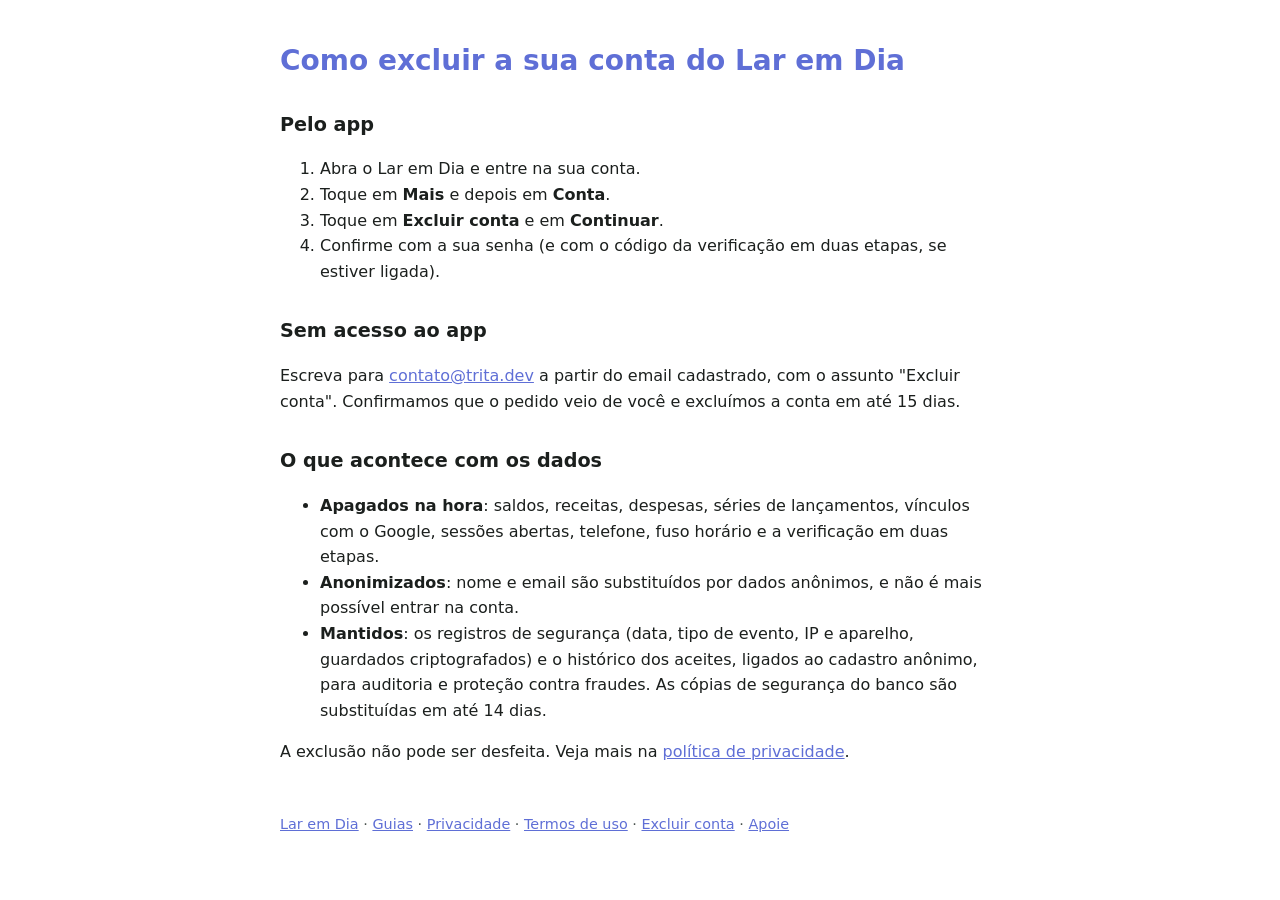
<file: web/account-deletion.html>
<!DOCTYPE html>
<html lang="pt-BR">
<head>
  <meta charset="UTF-8">
  <meta name="viewport" content="width=device-width, initial-scale=1">
  <title>Excluir conta | Lar em Dia</title>
  <meta name="description" content="Como excluir a sua conta do Lar em Dia e o que acontece com os seus dados.">
  <meta name="robots" content="index, follow">
  <link rel="icon" type="image/png" href="favicon.png">
  <style>
    :root { color-scheme: light dark; --brand: #5F6FD6; --text: #1B1F1D; --muted: #4A524E; --bg: #FFFFFF; }
    @media (prefers-color-scheme: dark) { :root { --brand: #8F9CF2; --text: #E6EAE8; --muted: #B4BCB8; --bg: #121513; } }
    body { margin: 0; background: var(--bg); color: var(--text); font: 1rem/1.6 system-ui, -apple-system, "Segoe UI", Roboto, sans-serif; }
    main { max-width: 720px; margin: 0 auto; padding: 24px 16px 48px; }
    h1 { color: var(--brand); font-size: 1.75rem; line-height: 1.25; }
    h2 { font-size: 1.2rem; margin-top: 2rem; }
    a { color: var(--brand); }
    .updated, footer { color: var(--muted); font-size: 0.9rem; }
    footer { margin-top: 3rem; }
  </style>
</head>
<body>
<main>
<h1>Como excluir a sua conta do Lar em Dia</h1>

<h2>Pelo app</h2>
<ol>
  <li>Abra o Lar em Dia e entre na sua conta.</li>
  <li>Toque em <strong>Mais</strong> e depois em <strong>Conta</strong>.</li>
  <li>Toque em <strong>Excluir conta</strong> e em <strong>Continuar</strong>.</li>
  <li>Confirme com a sua senha (e com o código da verificação em duas etapas, se estiver ligada).</li>
</ol>

<h2>Sem acesso ao app</h2>
<p>Escreva para <a href="mailto:contato@trita.dev">contato@trita.dev</a> a partir do email cadastrado, com o assunto "Excluir conta". Confirmamos que o pedido veio de você e excluímos a conta em até 15 dias.</p>

<h2>O que acontece com os dados</h2>
<ul>
  <li><strong>Apagados na hora</strong>: saldos, receitas, despesas, séries de lançamentos, vínculos com o Google, sessões abertas, telefone, fuso horário e a verificação em duas etapas.</li>
  <li><strong>Anonimizados</strong>: nome e email são substituídos por dados anônimos, e não é mais possível entrar na conta.</li>
  <li><strong>Mantidos</strong>: os registros de segurança (data, tipo de evento, IP e aparelho, guardados criptografados) e o histórico dos aceites, ligados ao cadastro anônimo, para auditoria e proteção contra fraudes. As cópias de segurança do banco são substituídas em até 14 dias.</li>
</ul>
<p>A exclusão não pode ser desfeita. Veja mais na <a href="privacy.html">política de privacidade</a>.</p>

<footer>
  <p><a href="/">Lar em Dia</a> · <a href="guias.html">Guias</a> · <a href="privacy.html">Privacidade</a> · <a href="terms.html">Termos de uso</a> · <a href="account-deletion.html">Excluir conta</a> · <a href="apoie.html">Apoie</a></p>
</footer>
</main>
</body>
</html>
</file>
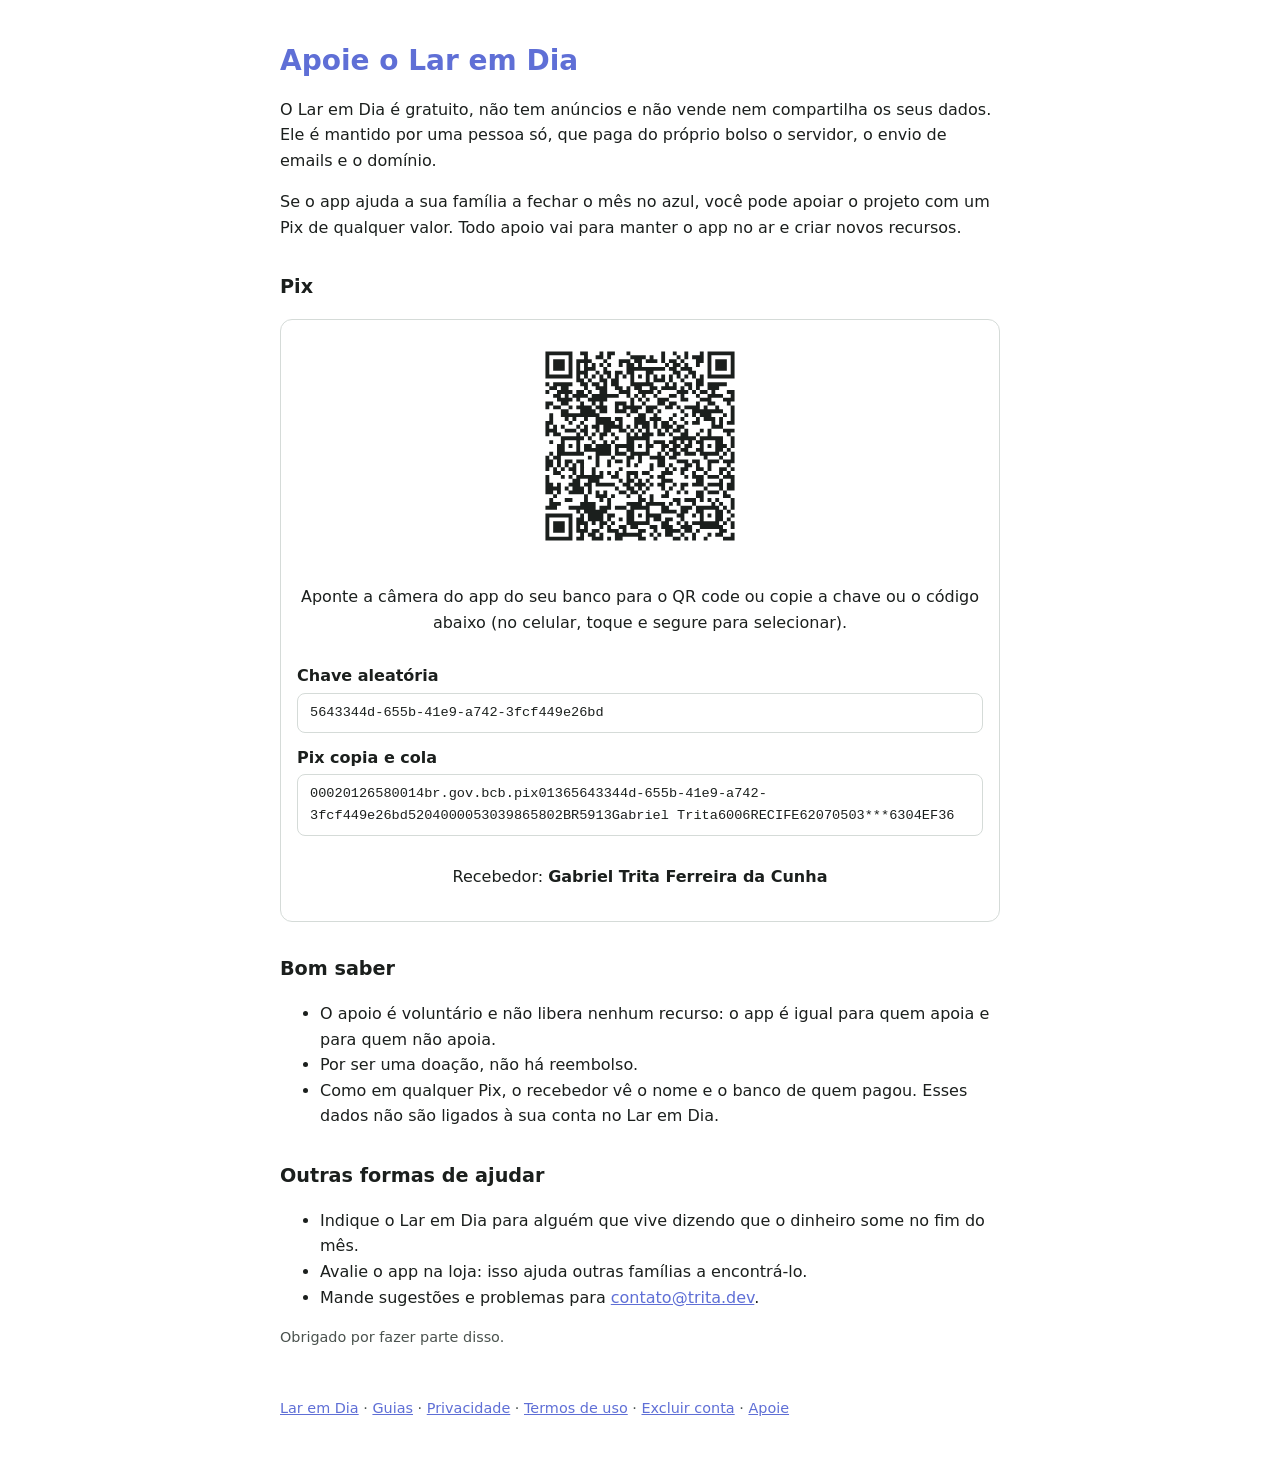
<file: web/apoie.html>
<!DOCTYPE html>
<html lang="pt-BR">
<head>
  <meta charset="UTF-8">
  <meta name="viewport" content="width=device-width, initial-scale=1">
  <title>Apoie o projeto | Lar em Dia</title>
  <meta name="description" content="O Lar em Dia é gratuito, sem anúncios e sem venda de dados. Se ele ajuda a sua família, você pode apoiar o projeto com um Pix de qualquer valor.">
  <meta name="robots" content="index, follow">
  <link rel="icon" type="image/png" href="favicon.png">
  <style>
    :root { color-scheme: light dark; --brand: #5F6FD6; --text: #1B1F1D; --muted: #4A524E; --bg: #FFFFFF; --line: #D5DBD8; }
    @media (prefers-color-scheme: dark) { :root { --brand: #8F9CF2; --text: #E6EAE8; --muted: #B4BCB8; --bg: #121513; --line: #3A413D; } }
    body { margin: 0; background: var(--bg); color: var(--text); font: 1rem/1.6 system-ui, -apple-system, "Segoe UI", Roboto, sans-serif; }
    main { max-width: 720px; margin: 0 auto; padding: 24px 16px 48px; }
    h1 { color: var(--brand); font-size: 1.75rem; line-height: 1.25; }
    h2 { font-size: 1.2rem; margin-top: 2rem; }
    a { color: var(--brand); }
    footer, .note { color: var(--muted); font-size: 0.9rem; }
    footer { margin-top: 3rem; }
    .pix { border: 1px solid var(--line); border-radius: 12px; padding: 16px; display: grid; gap: 12px; justify-items: center; text-align: center; }
    .pix img { width: 220px; height: 220px; border-radius: 8px; }
    .field { width: 100%; display: grid; gap: 4px; text-align: left; }
    .field code { display: block; padding: 8px 12px; border: 1px solid var(--line); border-radius: 8px; overflow-wrap: anywhere; font-size: 0.85rem; }
  </style>
</head>
<body>
<main>
<h1>Apoie o Lar em Dia</h1>
<p>O Lar em Dia é gratuito, não tem anúncios e não vende nem compartilha os seus dados. Ele é mantido por uma pessoa só, que paga do próprio bolso o servidor, o envio de emails e o domínio.</p>
<p>Se o app ajuda a sua família a fechar o mês no azul, você pode apoiar o projeto com um Pix de qualquer valor. Todo apoio vai para manter o app no ar e criar novos recursos.</p>

<h2>Pix</h2>
<div class="pix">
  <img src="apoie-pix.svg" alt="QR code do Pix para apoiar o Lar em Dia">
  <p>Aponte a câmera do app do seu banco para o QR code ou copie a chave ou o código abaixo (no celular, toque e segure para selecionar).</p>
  <div class="field">
    <strong>Chave aleatória</strong>
    <code>5643344d-655b-41e9-a742-3fcf449e26bd</code>
  </div>
  <div class="field">
    <strong>Pix copia e cola</strong>
    <code>00020126580014br.gov.bcb.pix01365643344d-655b-41e9-a742-3fcf449e26bd5204000053039865802BR5913Gabriel Trita6006RECIFE62070503***6304EF36</code>
  </div>
  <p>Recebedor: <strong>Gabriel Trita Ferreira da Cunha</strong></p>
</div>

<h2>Bom saber</h2>
<ul>
  <li>O apoio é voluntário e não libera nenhum recurso: o app é igual para quem apoia e para quem não apoia.</li>
  <li>Por ser uma doação, não há reembolso.</li>
  <li>Como em qualquer Pix, o recebedor vê o nome e o banco de quem pagou. Esses dados não são ligados à sua conta no Lar em Dia.</li>
</ul>

<h2>Outras formas de ajudar</h2>
<ul>
  <li>Indique o Lar em Dia para alguém que vive dizendo que o dinheiro some no fim do mês.</li>
  <li>Avalie o app na loja: isso ajuda outras famílias a encontrá-lo.</li>
  <li>Mande sugestões e problemas para <a href="mailto:contato@trita.dev">contato@trita.dev</a>.</li>
</ul>

<p class="note">Obrigado por fazer parte disso.</p>

<footer>
  <p><a href="/">Lar em Dia</a> · <a href="guias.html">Guias</a> · <a href="privacy.html">Privacidade</a> · <a href="terms.html">Termos de uso</a> · <a href="account-deletion.html">Excluir conta</a> · <a href="apoie.html">Apoie</a></p>
</footer>
</main>
</body>
</html>
</file>
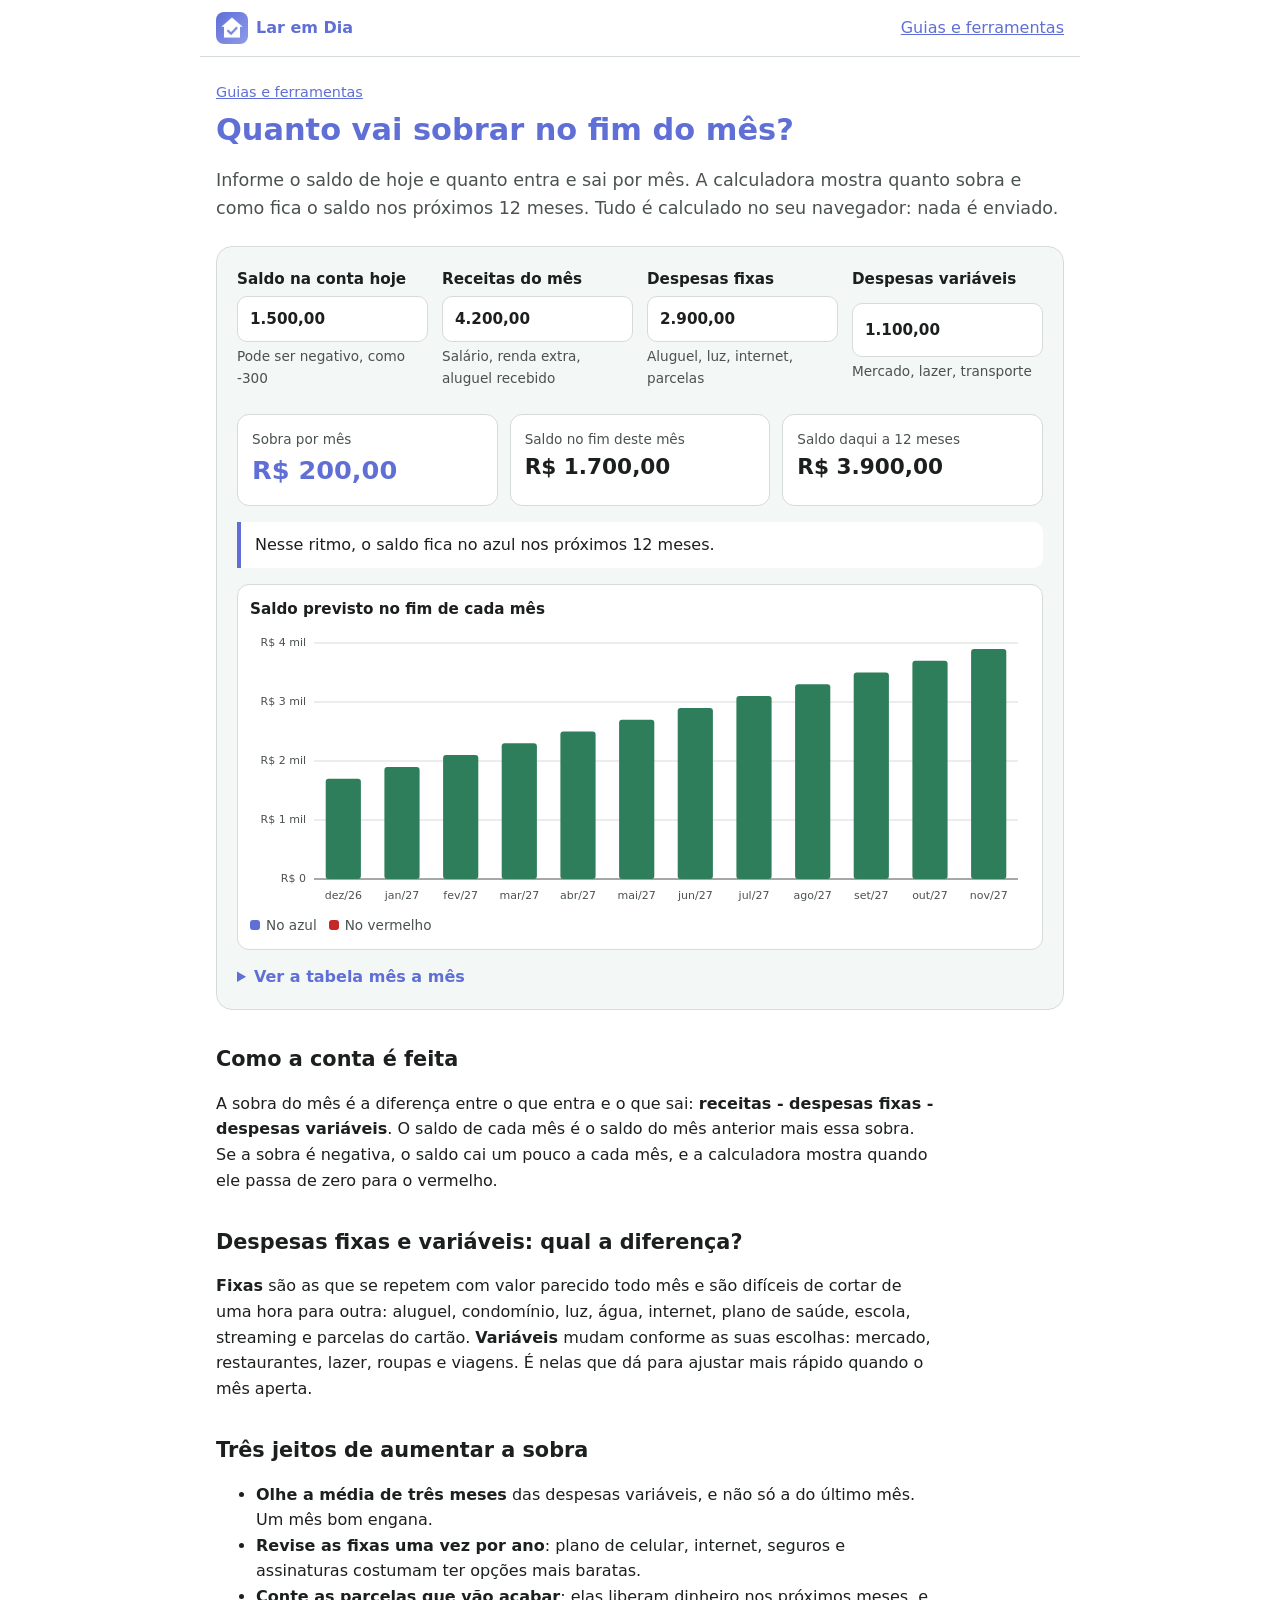
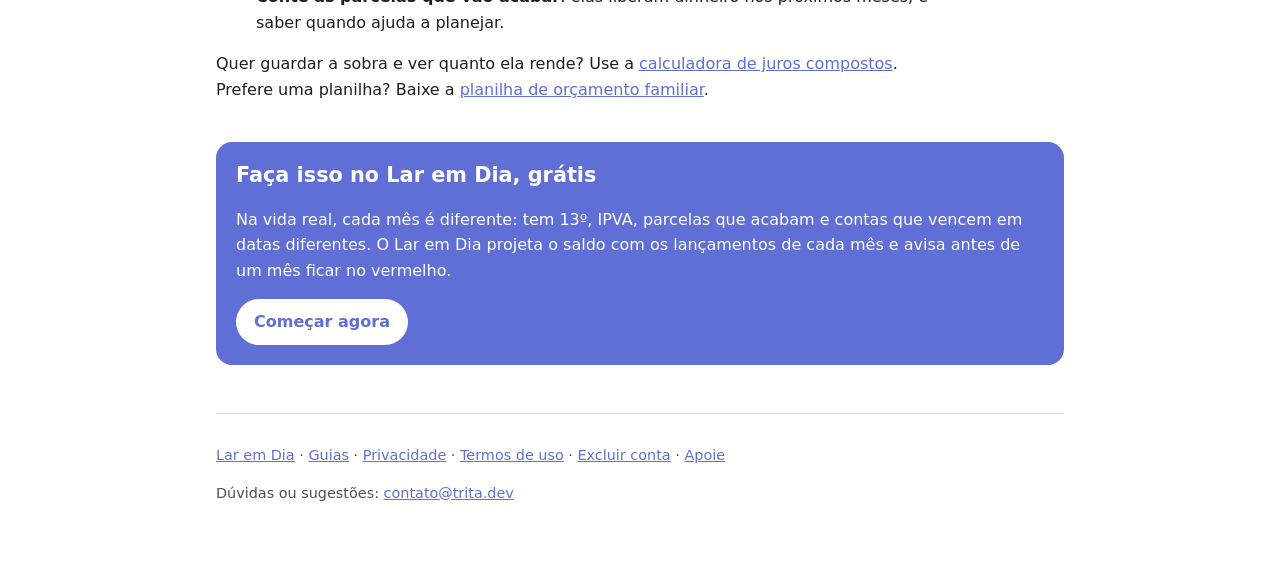
<file: web/calculadora-fim-do-mes.html>
<!DOCTYPE html>
<html lang="pt-BR">
<head>
  <meta charset="UTF-8">
  <meta name="viewport" content="width=device-width, initial-scale=1">
  <title>Calculadora: quanto vai sobrar no fim do mês | Lar em Dia</title>
  <meta name="description" content="Calcule de graça quanto dinheiro vai sobrar no fim do mês e veja o saldo previsto para os próximos 12 meses, com os meses que ficam no vermelho.">
  <meta name="robots" content="index, follow">
  <link rel="canonical" href="__SITE_URL__/calculadora-fim-do-mes.html">
  <meta property="og:type" content="website">
  <meta property="og:site_name" content="Lar em Dia">
  <meta property="og:locale" content="pt_BR">
  <meta property="og:title" content="Calculadora: quanto vai sobrar no fim do mês">
  <meta property="og:description" content="Calcule de graça quanto dinheiro vai sobrar no fim do mês e veja o saldo previsto para os próximos 12 meses, com os meses que ficam no vermelho.">
  <meta property="og:url" content="__SITE_URL__/calculadora-fim-do-mes.html">
  <meta property="og:image" content="__SITE_URL__/og-image.png">
  <meta name="twitter:card" content="summary_large_image">
  <link rel="icon" type="image/png" href="favicon.png">
  <link rel="stylesheet" href="conteudo.css">
  <script type="application/ld+json">
  {
    "@context": "https://schema.org",
    "@type": "WebApplication",
    "name": "Calculadora: quanto vai sobrar no fim do mês",
    "description": "Calcule de graça quanto dinheiro vai sobrar no fim do mês e veja o saldo previsto para os próximos 12 meses, com os meses que ficam no vermelho.",
    "url": "__SITE_URL__/calculadora-fim-do-mes.html",
    "applicationCategory": "FinanceApplication",
    "operatingSystem": "Web",
    "inLanguage": "pt-BR",
    "offers": {
      "@type": "Offer",
      "price": "0",
      "priceCurrency": "BRL"
    }
  }
  </script>
  <script type="module" src="js/pagina-fim-do-mes.js"></script>
</head>
<body>
<header class="top">
  <a class="brand" href="/"><img src="icons/Icon-192.png" alt="" width="32" height="32">Lar em Dia</a>
  <a href="guias.html">Guias e ferramentas</a>
</header>
<main>
<nav class="crumbs"><a href="guias.html">Guias e ferramentas</a></nav>
<h1>Quanto vai sobrar no fim do mês?</h1>
<p class="lead">Informe o saldo de hoje e quanto entra e sai por mês. A calculadora mostra quanto sobra e como fica o saldo nos próximos 12 meses. Tudo é calculado no seu navegador: nada é enviado.</p>

<section class="tool" aria-labelledby="tool-title">
  <h2 id="tool-title" class="sr-only">Calculadora</h2>
  <form id="calculator" novalidate>
    <div class="fields">
      <label>Saldo na conta hoje<input name="balance" inputmode="decimal" value="1.500,00" autocomplete="off"><span class="hint">Pode ser negativo, como -300</span></label>
      <label>Receitas do mês<input name="income" inputmode="decimal" value="4.200,00" autocomplete="off"><span class="hint">Salário, renda extra, aluguel recebido</span></label>
      <label>Despesas fixas<input name="fixed" inputmode="decimal" value="2.900,00" autocomplete="off"><span class="hint">Aluguel, luz, internet, parcelas</span></label>
      <label>Despesas variáveis<input name="variable" inputmode="decimal" value="1.100,00" autocomplete="off"><span class="hint">Mercado, lazer, transporte</span></label>
    </div>
  </form>
  <div class="results" aria-live="polite">
    <div class="card main" id="leftover-card"><span>Sobra por mês</span><strong id="leftover">-</strong></div>
    <div class="card"><span>Saldo no fim deste mês</span><strong id="first-month">-</strong></div>
    <div class="card"><span>Saldo daqui a 12 meses</span><strong id="last-month">-</strong></div>
  </div>
  <p class="message" id="message" aria-live="polite"></p>
  <figure id="chart-figure">
    <figcaption>Saldo previsto no fim de cada mês</figcaption>
    <div id="chart"></div>
    <ul class="legend"><li class="swatch-invested">No azul</li><li class="swatch-negative">No vermelho</li></ul>
  </figure>
  <details>
    <summary>Ver a tabela mês a mês</summary>
    <div class="table-wrap"><table><thead><tr><th>Mês</th><th>Saldo no fim do mês</th></tr></thead><tbody id="months-table"></tbody></table></div>
  </details>
</section>

<article>
<h2>Como a conta é feita</h2>
<p>A sobra do mês é a diferença entre o que entra e o que sai: <strong>receitas - despesas fixas - despesas variáveis</strong>. O saldo de cada mês é o saldo do mês anterior mais essa sobra. Se a sobra é negativa, o saldo cai um pouco a cada mês, e a calculadora mostra quando ele passa de zero para o vermelho.</p>

<h2>Despesas fixas e variáveis: qual a diferença?</h2>
<p><strong>Fixas</strong> são as que se repetem com valor parecido todo mês e são difíceis de cortar de uma hora para outra: aluguel, condomínio, luz, água, internet, plano de saúde, escola, streaming e parcelas do cartão. <strong>Variáveis</strong> mudam conforme as suas escolhas: mercado, restaurantes, lazer, roupas e viagens. É nelas que dá para ajustar mais rápido quando o mês aperta.</p>

<h2>Três jeitos de aumentar a sobra</h2>
<ul>
  <li><strong>Olhe a média de três meses</strong> das despesas variáveis, e não só a do último mês. Um mês bom engana.</li>
  <li><strong>Revise as fixas uma vez por ano</strong>: plano de celular, internet, seguros e assinaturas costumam ter opções mais baratas.</li>
  <li><strong>Conte as parcelas que vão acabar</strong>: elas liberam dinheiro nos próximos meses, e saber quando ajuda a planejar.</li>
</ul>
<p>Quer guardar a sobra e ver quanto ela rende? Use a <a href="calculadora-juros-compostos.html">calculadora de juros compostos</a>. Prefere uma planilha? Baixe a <a href="planilha-orcamento-familiar.html">planilha de orçamento familiar</a>.</p>
</article>
<aside class="cta">
  <h2>Faça isso no Lar em Dia, grátis</h2>
  <p>Na vida real, cada mês é diferente: tem 13º, IPVA, parcelas que acabam e contas que vencem em datas diferentes. O Lar em Dia projeta o saldo com os lançamentos de cada mês e avisa antes de um mês ficar no vermelho.</p>
  <a class="button" href="/">Começar agora</a>
</aside>
<footer>
  <p><a href="/">Lar em Dia</a> · <a href="guias.html">Guias</a> · <a href="privacy.html">Privacidade</a> · <a href="terms.html">Termos de uso</a> · <a href="account-deletion.html">Excluir conta</a> · <a href="apoie.html">Apoie</a></p>
  <p>Dúvidas ou sugestões: <a href="mailto:contato@trita.dev">contato@trita.dev</a></p>
</footer>
</main>
</body>
</html>
</file>
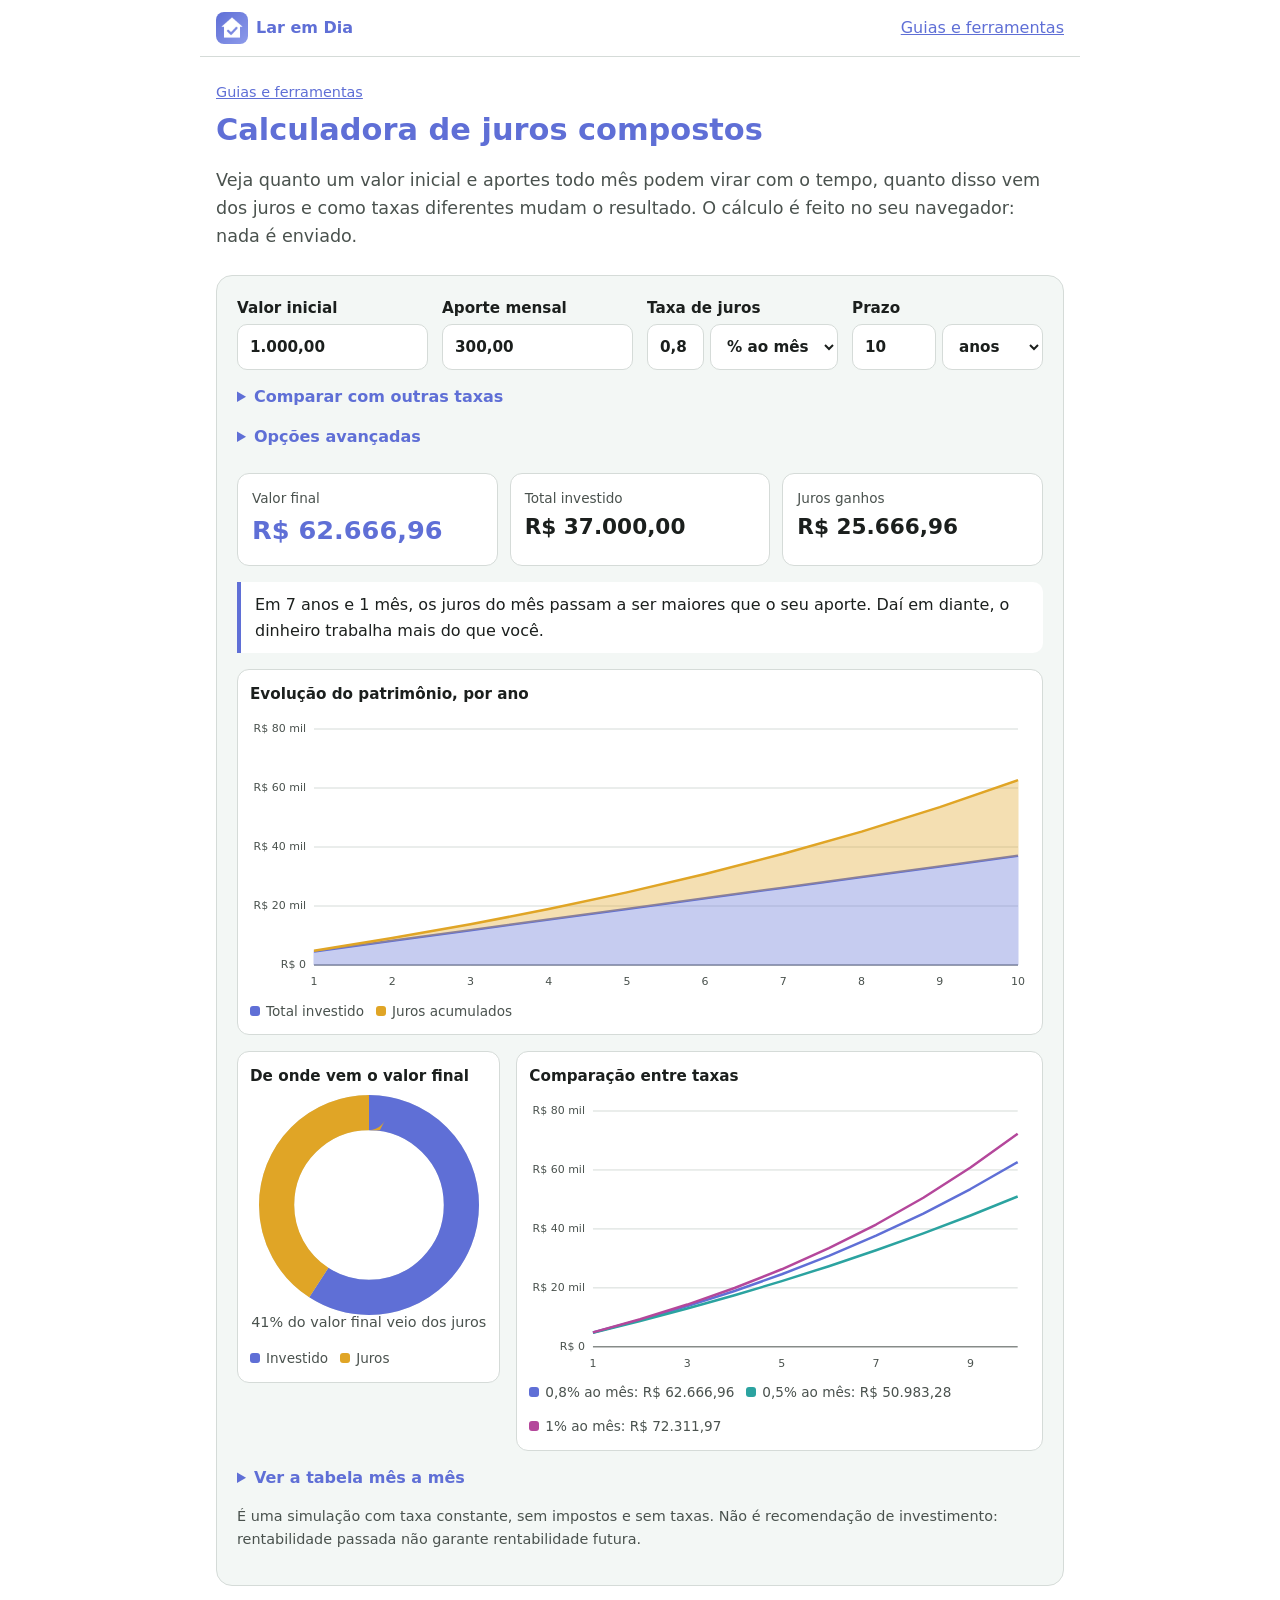
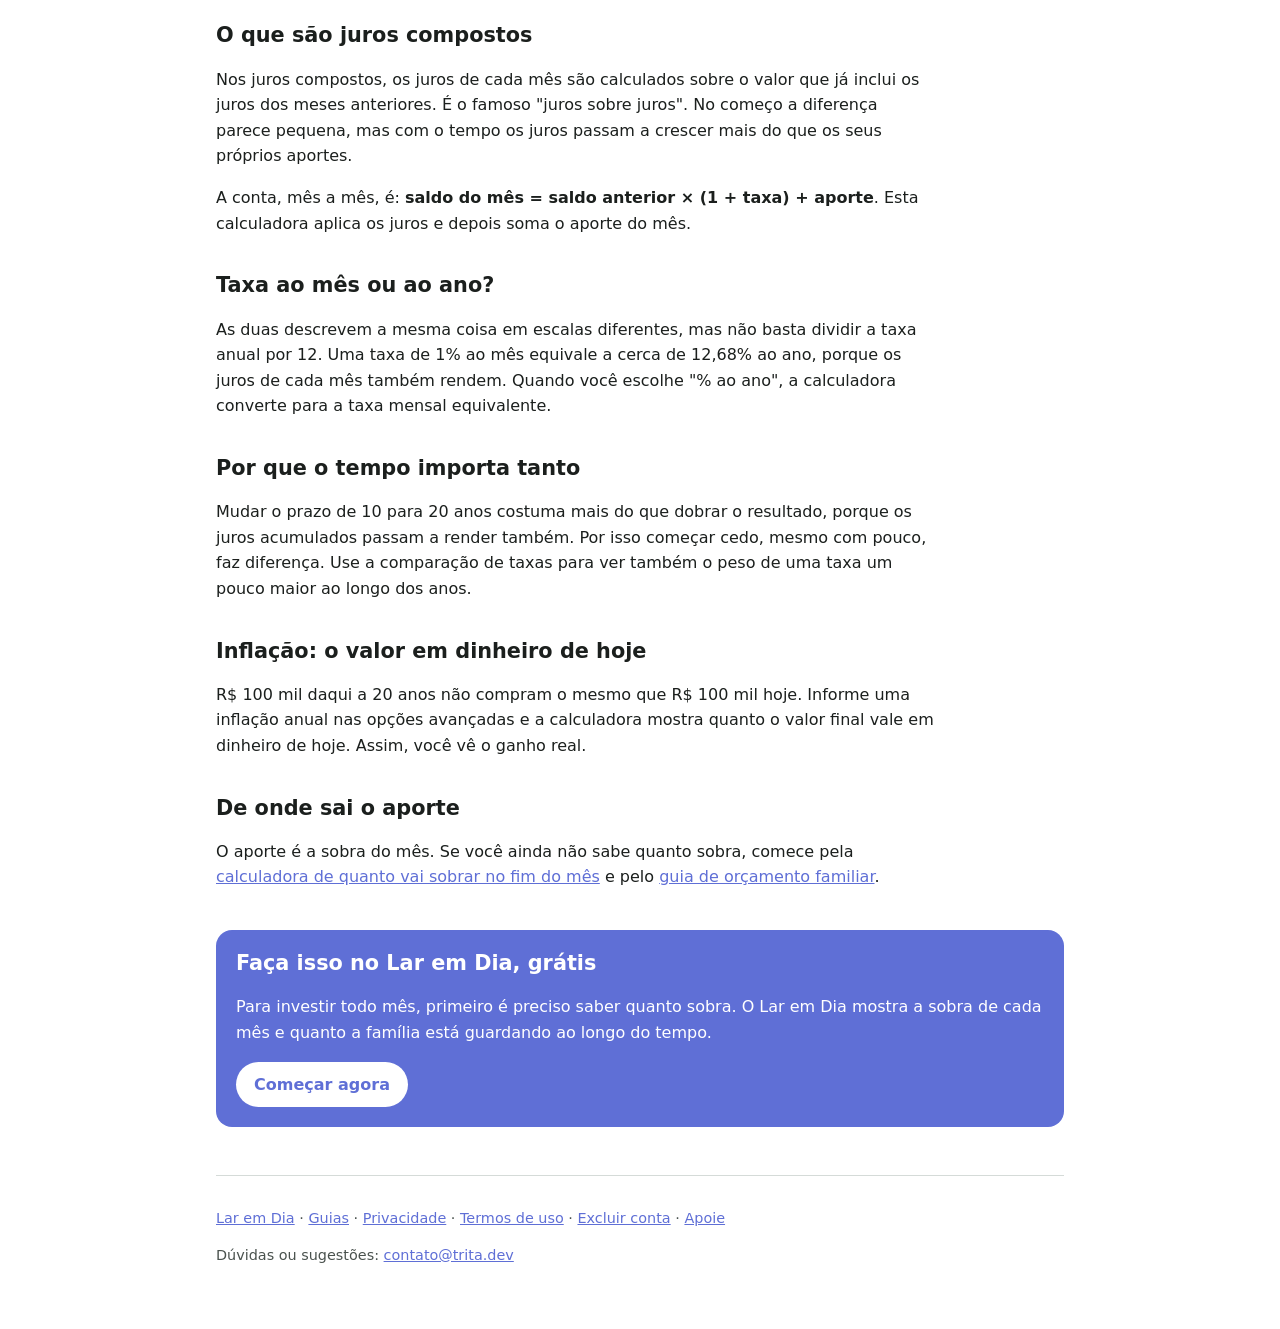
<file: web/calculadora-juros-compostos.html>
<!DOCTYPE html>
<html lang="pt-BR">
<head>
  <meta charset="UTF-8">
  <meta name="viewport" content="width=device-width, initial-scale=1">
  <title>Calculadora de juros compostos com gráficos | Lar em Dia</title>
  <meta name="description" content="Simule de graça quanto o seu dinheiro rende com juros compostos e aportes mensais. Veja gráficos da evolução, compare taxas e confira o valor em dinheiro de hoje.">
  <meta name="robots" content="index, follow">
  <link rel="canonical" href="__SITE_URL__/calculadora-juros-compostos.html">
  <meta property="og:type" content="website">
  <meta property="og:site_name" content="Lar em Dia">
  <meta property="og:locale" content="pt_BR">
  <meta property="og:title" content="Calculadora de juros compostos com gráficos">
  <meta property="og:description" content="Simule de graça quanto o seu dinheiro rende com juros compostos e aportes mensais. Veja gráficos da evolução, compare taxas e confira o valor em dinheiro de hoje.">
  <meta property="og:url" content="__SITE_URL__/calculadora-juros-compostos.html">
  <meta property="og:image" content="__SITE_URL__/og-image.png">
  <meta name="twitter:card" content="summary_large_image">
  <link rel="icon" type="image/png" href="favicon.png">
  <link rel="stylesheet" href="conteudo.css">
  <script type="application/ld+json">
  {
    "@context": "https://schema.org",
    "@type": "WebApplication",
    "name": "Calculadora de juros compostos com gráficos",
    "description": "Simule de graça quanto o seu dinheiro rende com juros compostos e aportes mensais. Veja gráficos da evolução, compare taxas e confira o valor em dinheiro de hoje.",
    "url": "__SITE_URL__/calculadora-juros-compostos.html",
    "applicationCategory": "FinanceApplication",
    "operatingSystem": "Web",
    "inLanguage": "pt-BR",
    "offers": {
      "@type": "Offer",
      "price": "0",
      "priceCurrency": "BRL"
    }
  }
  </script>
  <script type="module" src="js/pagina-juros-compostos.js"></script>
</head>
<body>
<header class="top">
  <a class="brand" href="/"><img src="icons/Icon-192.png" alt="" width="32" height="32">Lar em Dia</a>
  <a href="guias.html">Guias e ferramentas</a>
</header>
<main>
<nav class="crumbs"><a href="guias.html">Guias e ferramentas</a></nav>
<h1>Calculadora de juros compostos</h1>
<p class="lead">Veja quanto um valor inicial e aportes todo mês podem virar com o tempo, quanto disso vem dos juros e como taxas diferentes mudam o resultado. O cálculo é feito no seu navegador: nada é enviado.</p>

<section class="tool" aria-labelledby="tool-title">
  <h2 id="tool-title" class="sr-only">Simulação</h2>
  <form id="calculator" novalidate>
    <div class="fields">
      <label>Valor inicial<input name="initial" inputmode="decimal" value="1.000,00" autocomplete="off"></label>
      <label>Aporte mensal<input name="monthly" inputmode="decimal" value="300,00" autocomplete="off"></label>
      <label>Taxa de juros<span class="combo"><input name="rate" inputmode="decimal" value="0,8" autocomplete="off" aria-label="Taxa de juros em porcentagem"><select name="ratePeriod" aria-label="Período da taxa"><option value="month">% ao mês</option><option value="year">% ao ano</option></select></span></label>
      <label>Prazo<span class="combo"><input name="duration" inputmode="numeric" value="10" autocomplete="off" aria-label="Prazo"><select name="durationUnit" aria-label="Unidade do prazo"><option value="year">anos</option><option value="month">meses</option></select></span></label>
    </div>
    <details>
      <summary>Comparar com outras taxas</summary>
      <div class="fields">
        <label>Taxa do cenário B<input name="rateB" inputmode="decimal" value="0,5" autocomplete="off"><span class="hint">No mesmo período da taxa principal. Deixe vazio para não comparar.</span></label>
        <label>Taxa do cenário C<input name="rateC" inputmode="decimal" value="1" autocomplete="off"><span class="hint">Também opcional.</span></label>
      </div>
    </details>
    <details>
      <summary>Opções avançadas</summary>
      <div class="fields">
        <label>Reajuste anual do aporte<input name="raise" inputmode="decimal" value="0" autocomplete="off"><span class="hint">Em %. Aumenta o aporte a cada 12 meses.</span></label>
        <label>Inflação anual<input name="inflation" inputmode="decimal" value="0" autocomplete="off"><span class="hint">Em %. Mostra o valor final em dinheiro de hoje.</span></label>
      </div>
    </details>
  </form>

  <div class="results" aria-live="polite">
    <div class="card main"><span>Valor final</span><strong id="final">-</strong></div>
    <div class="card"><span>Total investido</span><strong id="invested">-</strong></div>
    <div class="card"><span>Juros ganhos</span><strong id="interest">-</strong></div>
    <div class="card" id="real-card" hidden><span>Em dinheiro de hoje</span><strong id="real">-</strong></div>
  </div>
  <p class="message" id="crossover" aria-live="polite"></p>

  <figure id="evolution-figure">
    <figcaption>Evolução do patrimônio, por <span id="evolution-unit">ano</span></figcaption>
    <div id="evolution"></div>
    <ul class="legend"><li class="swatch-invested">Total investido</li><li class="swatch-interest">Juros acumulados</li></ul>
  </figure>
  <div class="charts">
    <figure>
      <figcaption>De onde vem o valor final</figcaption>
      <div id="donut"></div>
      <p class="donut-center" id="donut-share"></p>
      <ul class="legend"><li class="swatch-invested">Investido</li><li class="swatch-interest">Juros</li></ul>
    </figure>
    <figure id="comparison-figure" hidden>
      <figcaption>Comparação entre taxas</figcaption>
      <div id="comparison"></div>
      <ul class="legend" id="comparison-legend"></ul>
    </figure>
  </div>

  <details>
    <summary>Ver a tabela mês a mês</summary>
    <div class="table-wrap"><table><thead><tr><th>Mês</th><th>Aporte</th><th>Juros do mês</th><th>Total investido</th><th>Juros acumulados</th><th>Total</th></tr></thead><tbody id="table-body"></tbody></table></div>
  </details>
  <p class="note">É uma simulação com taxa constante, sem impostos e sem taxas. Não é recomendação de investimento: rentabilidade passada não garante rentabilidade futura.</p>
</section>

<article>
<h2>O que são juros compostos</h2>
<p>Nos juros compostos, os juros de cada mês são calculados sobre o valor que já inclui os juros dos meses anteriores. É o famoso "juros sobre juros". No começo a diferença parece pequena, mas com o tempo os juros passam a crescer mais do que os seus próprios aportes.</p>
<p>A conta, mês a mês, é: <strong>saldo do mês = saldo anterior × (1 + taxa) + aporte</strong>. Esta calculadora aplica os juros e depois soma o aporte do mês.</p>

<h2>Taxa ao mês ou ao ano?</h2>
<p>As duas descrevem a mesma coisa em escalas diferentes, mas não basta dividir a taxa anual por 12. Uma taxa de 1% ao mês equivale a cerca de 12,68% ao ano, porque os juros de cada mês também rendem. Quando você escolhe "% ao ano", a calculadora converte para a taxa mensal equivalente.</p>

<h2>Por que o tempo importa tanto</h2>
<p>Mudar o prazo de 10 para 20 anos costuma mais do que dobrar o resultado, porque os juros acumulados passam a render também. Por isso começar cedo, mesmo com pouco, faz diferença. Use a comparação de taxas para ver também o peso de uma taxa um pouco maior ao longo dos anos.</p>

<h2>Inflação: o valor em dinheiro de hoje</h2>
<p>R$ 100 mil daqui a 20 anos não compram o mesmo que R$ 100 mil hoje. Informe uma inflação anual nas opções avançadas e a calculadora mostra quanto o valor final vale em dinheiro de hoje. Assim, você vê o ganho real.</p>

<h2>De onde sai o aporte</h2>
<p>O aporte é a sobra do mês. Se você ainda não sabe quanto sobra, comece pela <a href="calculadora-fim-do-mes.html">calculadora de quanto vai sobrar no fim do mês</a> e pelo <a href="guia-orcamento-familiar.html">guia de orçamento familiar</a>.</p>
</article>
<aside class="cta">
  <h2>Faça isso no Lar em Dia, grátis</h2>
  <p>Para investir todo mês, primeiro é preciso saber quanto sobra. O Lar em Dia mostra a sobra de cada mês e quanto a família está guardando ao longo do tempo.</p>
  <a class="button" href="/">Começar agora</a>
</aside>
<footer>
  <p><a href="/">Lar em Dia</a> · <a href="guias.html">Guias</a> · <a href="privacy.html">Privacidade</a> · <a href="terms.html">Termos de uso</a> · <a href="account-deletion.html">Excluir conta</a> · <a href="apoie.html">Apoie</a></p>
  <p>Dúvidas ou sugestões: <a href="mailto:contato@trita.dev">contato@trita.dev</a></p>
</footer>
</main>
</body>
</html>
</file>
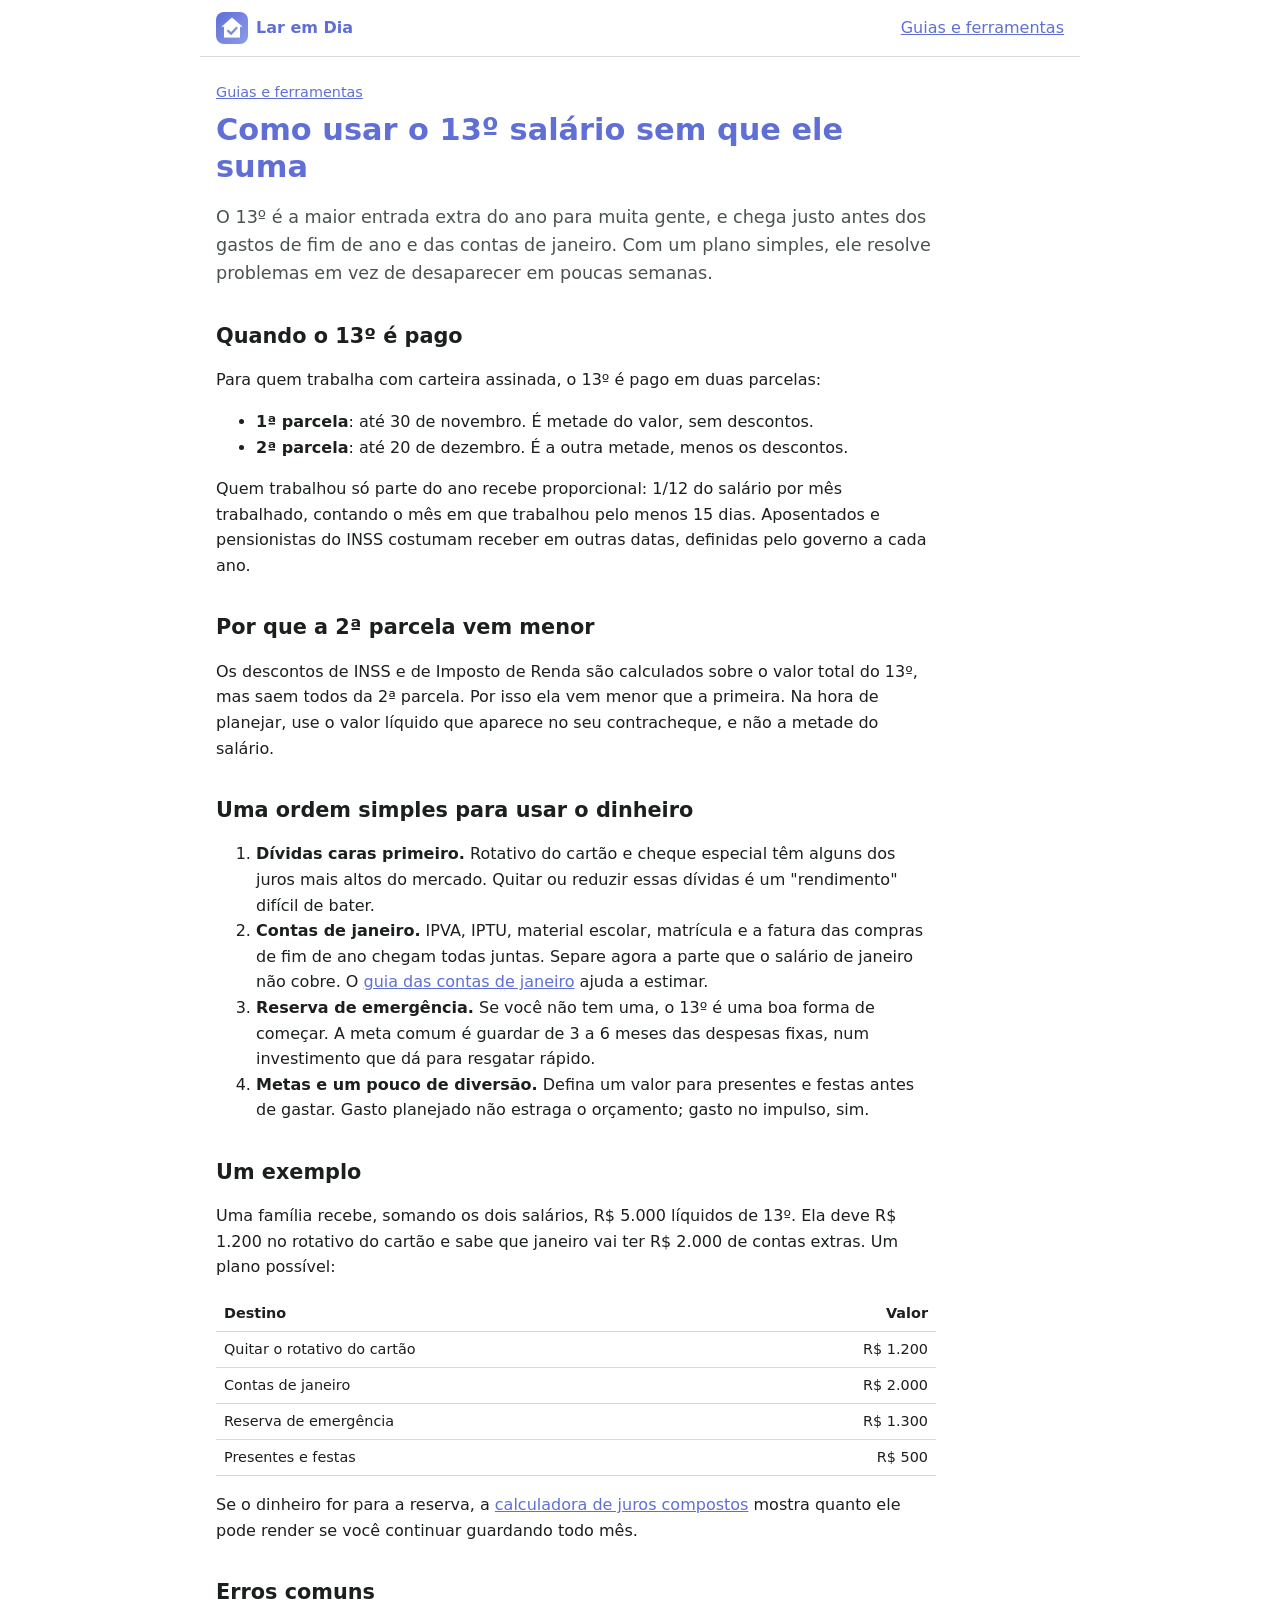
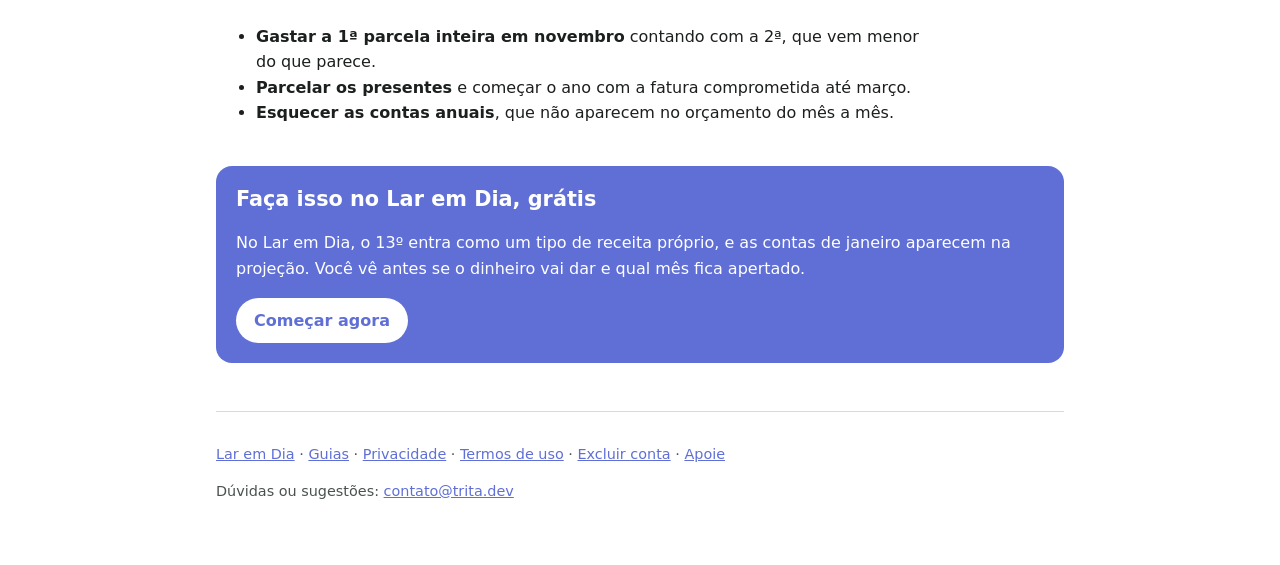
<file: web/guia-13-salario.html>
<!DOCTYPE html>
<html lang="pt-BR">
<head>
  <meta charset="UTF-8">
  <meta name="viewport" content="width=device-width, initial-scale=1">
  <title>Como usar o 13º salário: guia prático | Lar em Dia</title>
  <meta name="description" content="Quando o 13º salário é pago, por que a segunda parcela vem menor e uma ordem simples para usar o dinheiro: dívidas caras, contas de janeiro, reserva e metas.">
  <meta name="robots" content="index, follow">
  <link rel="canonical" href="__SITE_URL__/guia-13-salario.html">
  <meta property="og:type" content="article">
  <meta property="og:site_name" content="Lar em Dia">
  <meta property="og:locale" content="pt_BR">
  <meta property="og:title" content="Como usar o 13º salário: guia prático">
  <meta property="og:description" content="Quando o 13º salário é pago, por que a segunda parcela vem menor e uma ordem simples para usar o dinheiro: dívidas caras, contas de janeiro, reserva e metas.">
  <meta property="og:url" content="__SITE_URL__/guia-13-salario.html">
  <meta property="og:image" content="__SITE_URL__/og-image.png">
  <meta name="twitter:card" content="summary_large_image">
  <link rel="icon" type="image/png" href="favicon.png">
  <link rel="stylesheet" href="conteudo.css">
  <script type="application/ld+json">
  {
    "@context": "https://schema.org",
    "@type": "Article",
    "headline": "Como usar o 13º salário: guia prático",
    "description": "Quando o 13º salário é pago, por que a segunda parcela vem menor e uma ordem simples para usar o dinheiro: dívidas caras, contas de janeiro, reserva e metas.",
    "inLanguage": "pt-BR",
    "datePublished": "2026-11-10",
    "dateModified": "2026-11-10",
    "author": {
      "@type": "Organization",
      "name": "Lar em Dia",
      "url": "__SITE_URL__/"
    },
    "publisher": {
      "@type": "Organization",
      "name": "Lar em Dia",
      "url": "__SITE_URL__/"
    },
    "image": "__SITE_URL__/og-image.png",
    "mainEntityOfPage": "__SITE_URL__/guia-13-salario.html"
  }
  </script>
</head>
<body>
<header class="top">
  <a class="brand" href="/"><img src="icons/Icon-192.png" alt="" width="32" height="32">Lar em Dia</a>
  <a href="guias.html">Guias e ferramentas</a>
</header>
<main>
<nav class="crumbs"><a href="guias.html">Guias e ferramentas</a></nav>
<article>
<h1>Como usar o 13º salário sem que ele suma</h1>
<p class="lead">O 13º é a maior entrada extra do ano para muita gente, e chega justo antes dos gastos de fim de ano e das contas de janeiro. Com um plano simples, ele resolve problemas em vez de desaparecer em poucas semanas.</p>

<h2>Quando o 13º é pago</h2>
<p>Para quem trabalha com carteira assinada, o 13º é pago em duas parcelas:</p>
<ul>
  <li><strong>1ª parcela</strong>: até 30 de novembro. É metade do valor, sem descontos.</li>
  <li><strong>2ª parcela</strong>: até 20 de dezembro. É a outra metade, menos os descontos.</li>
</ul>
<p>Quem trabalhou só parte do ano recebe proporcional: 1/12 do salário por mês trabalhado, contando o mês em que trabalhou pelo menos 15 dias. Aposentados e pensionistas do INSS costumam receber em outras datas, definidas pelo governo a cada ano.</p>

<h2>Por que a 2ª parcela vem menor</h2>
<p>Os descontos de INSS e de Imposto de Renda são calculados sobre o valor total do 13º, mas saem todos da 2ª parcela. Por isso ela vem menor que a primeira. Na hora de planejar, use o valor líquido que aparece no seu contracheque, e não a metade do salário.</p>

<h2>Uma ordem simples para usar o dinheiro</h2>
<ol>
  <li><strong>Dívidas caras primeiro.</strong> Rotativo do cartão e cheque especial têm alguns dos juros mais altos do mercado. Quitar ou reduzir essas dívidas é um "rendimento" difícil de bater.</li>
  <li><strong>Contas de janeiro.</strong> IPVA, IPTU, material escolar, matrícula e a fatura das compras de fim de ano chegam todas juntas. Separe agora a parte que o salário de janeiro não cobre. O <a href="guia-contas-de-janeiro.html">guia das contas de janeiro</a> ajuda a estimar.</li>
  <li><strong>Reserva de emergência.</strong> Se você não tem uma, o 13º é uma boa forma de começar. A meta comum é guardar de 3 a 6 meses das despesas fixas, num investimento que dá para resgatar rápido.</li>
  <li><strong>Metas e um pouco de diversão.</strong> Defina um valor para presentes e festas antes de gastar. Gasto planejado não estraga o orçamento; gasto no impulso, sim.</li>
</ol>

<h2>Um exemplo</h2>
<p>Uma família recebe, somando os dois salários, R$ 5.000 líquidos de 13º. Ela deve R$ 1.200 no rotativo do cartão e sabe que janeiro vai ter R$ 2.000 de contas extras. Um plano possível:</p>
<div class="table-wrap"><table>
  <thead><tr><th>Destino</th><th>Valor</th></tr></thead>
  <tbody>
    <tr><td>Quitar o rotativo do cartão</td><td>R$ 1.200</td></tr>
    <tr><td>Contas de janeiro</td><td>R$ 2.000</td></tr>
    <tr><td>Reserva de emergência</td><td>R$ 1.300</td></tr>
    <tr><td>Presentes e festas</td><td>R$ 500</td></tr>
  </tbody>
</table></div>
<p>Se o dinheiro for para a reserva, a <a href="calculadora-juros-compostos.html">calculadora de juros compostos</a> mostra quanto ele pode render se você continuar guardando todo mês.</p>

<h2>Erros comuns</h2>
<ul>
  <li><strong>Gastar a 1ª parcela inteira em novembro</strong> contando com a 2ª, que vem menor do que parece.</li>
  <li><strong>Parcelar os presentes</strong> e começar o ano com a fatura comprometida até março.</li>
  <li><strong>Esquecer as contas anuais</strong>, que não aparecem no orçamento do mês a mês.</li>
</ul>
</article>
<aside class="cta">
  <h2>Faça isso no Lar em Dia, grátis</h2>
  <p>No Lar em Dia, o 13º entra como um tipo de receita próprio, e as contas de janeiro aparecem na projeção. Você vê antes se o dinheiro vai dar e qual mês fica apertado.</p>
  <a class="button" href="/">Começar agora</a>
</aside>
<footer>
  <p><a href="/">Lar em Dia</a> · <a href="guias.html">Guias</a> · <a href="privacy.html">Privacidade</a> · <a href="terms.html">Termos de uso</a> · <a href="account-deletion.html">Excluir conta</a> · <a href="apoie.html">Apoie</a></p>
  <p>Dúvidas ou sugestões: <a href="mailto:contato@trita.dev">contato@trita.dev</a></p>
</footer>
</main>
</body>
</html>
</file>
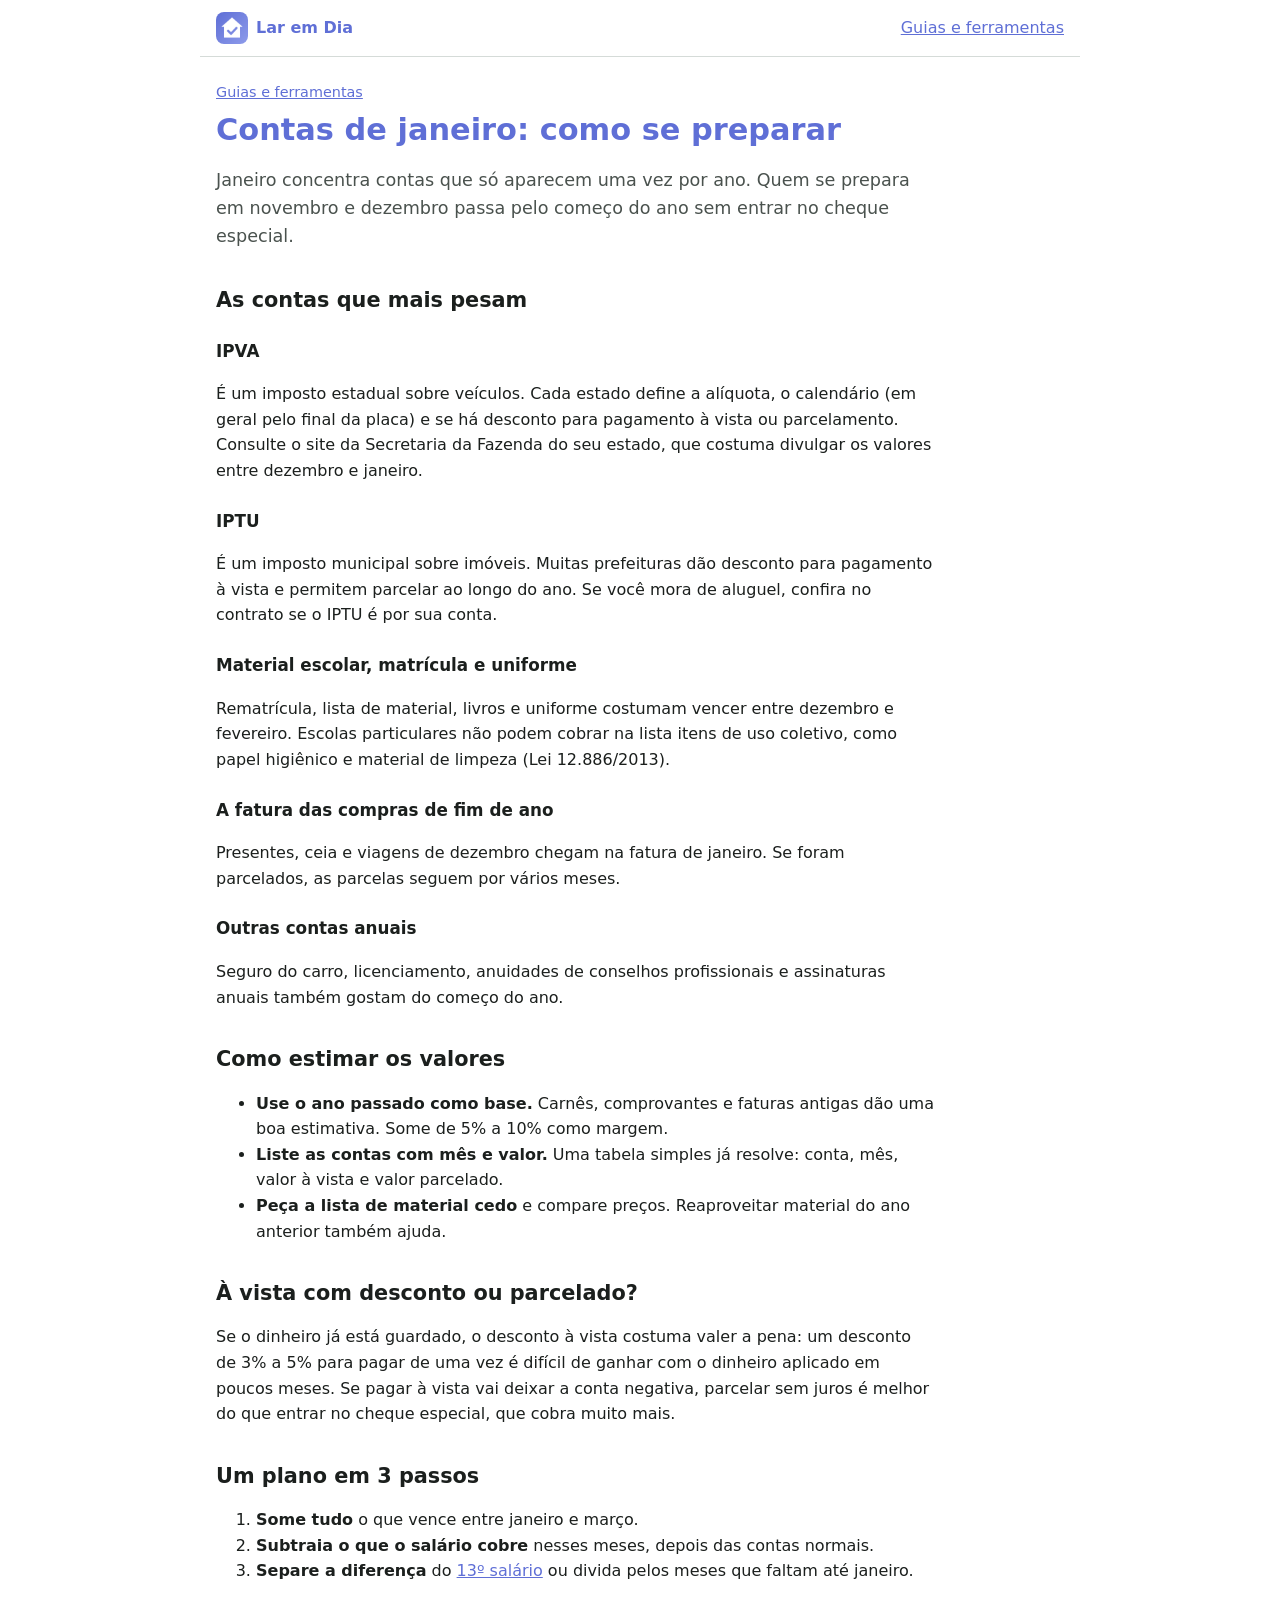
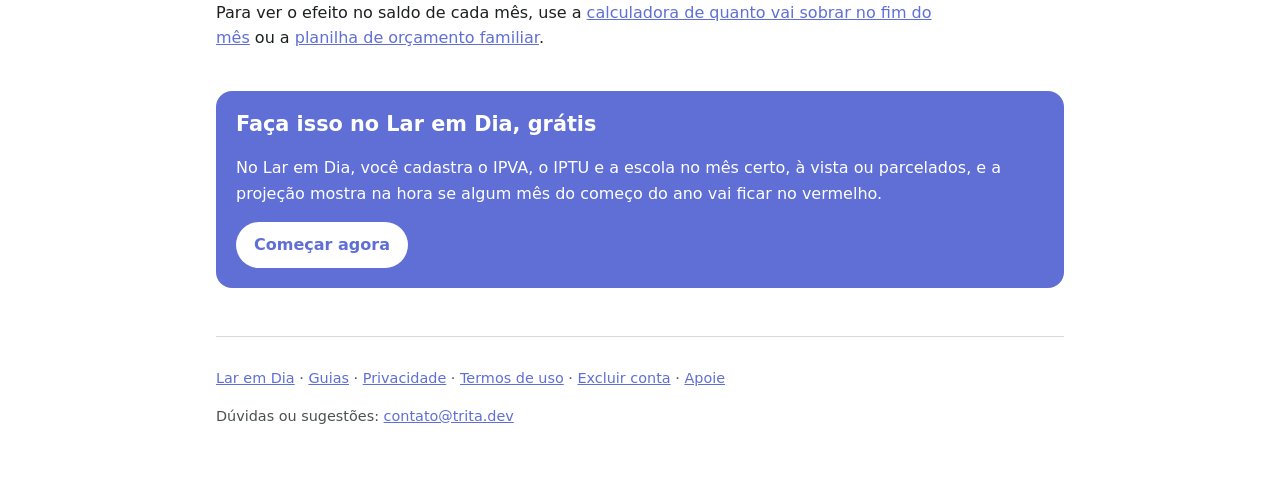
<file: web/guia-contas-de-janeiro.html>
<!DOCTYPE html>
<html lang="pt-BR">
<head>
  <meta charset="UTF-8">
  <meta name="viewport" content="width=device-width, initial-scale=1">
  <title>Contas de janeiro: como se preparar para IPVA, IPTU e material escolar | Lar em Dia</title>
  <meta name="description" content="IPVA, IPTU, material escolar, matrícula e a fatura do fim de ano chegam juntos em janeiro. Veja como estimar cada conta e distribuir os gastos desde já.">
  <meta name="robots" content="index, follow">
  <link rel="canonical" href="__SITE_URL__/guia-contas-de-janeiro.html">
  <meta property="og:type" content="article">
  <meta property="og:site_name" content="Lar em Dia">
  <meta property="og:locale" content="pt_BR">
  <meta property="og:title" content="Contas de janeiro: como se preparar para IPVA, IPTU e material escolar">
  <meta property="og:description" content="IPVA, IPTU, material escolar, matrícula e a fatura do fim de ano chegam juntos em janeiro. Veja como estimar cada conta e distribuir os gastos desde já.">
  <meta property="og:url" content="__SITE_URL__/guia-contas-de-janeiro.html">
  <meta property="og:image" content="__SITE_URL__/og-image.png">
  <meta name="twitter:card" content="summary_large_image">
  <link rel="icon" type="image/png" href="favicon.png">
  <link rel="stylesheet" href="conteudo.css">
  <script type="application/ld+json">
  {
    "@context": "https://schema.org",
    "@type": "Article",
    "headline": "Contas de janeiro: como se preparar para IPVA, IPTU e material escolar",
    "description": "IPVA, IPTU, material escolar, matrícula e a fatura do fim de ano chegam juntos em janeiro. Veja como estimar cada conta e distribuir os gastos desde já.",
    "inLanguage": "pt-BR",
    "datePublished": "2026-11-10",
    "dateModified": "2026-11-10",
    "author": {
      "@type": "Organization",
      "name": "Lar em Dia",
      "url": "__SITE_URL__/"
    },
    "publisher": {
      "@type": "Organization",
      "name": "Lar em Dia",
      "url": "__SITE_URL__/"
    },
    "image": "__SITE_URL__/og-image.png",
    "mainEntityOfPage": "__SITE_URL__/guia-contas-de-janeiro.html"
  }
  </script>
</head>
<body>
<header class="top">
  <a class="brand" href="/"><img src="icons/Icon-192.png" alt="" width="32" height="32">Lar em Dia</a>
  <a href="guias.html">Guias e ferramentas</a>
</header>
<main>
<nav class="crumbs"><a href="guias.html">Guias e ferramentas</a></nav>
<article>
<h1>Contas de janeiro: como se preparar</h1>
<p class="lead">Janeiro concentra contas que só aparecem uma vez por ano. Quem se prepara em novembro e dezembro passa pelo começo do ano sem entrar no cheque especial.</p>

<h2>As contas que mais pesam</h2>
<h3>IPVA</h3>
<p>É um imposto estadual sobre veículos. Cada estado define a alíquota, o calendário (em geral pelo final da placa) e se há desconto para pagamento à vista ou parcelamento. Consulte o site da Secretaria da Fazenda do seu estado, que costuma divulgar os valores entre dezembro e janeiro.</p>
<h3>IPTU</h3>
<p>É um imposto municipal sobre imóveis. Muitas prefeituras dão desconto para pagamento à vista e permitem parcelar ao longo do ano. Se você mora de aluguel, confira no contrato se o IPTU é por sua conta.</p>
<h3>Material escolar, matrícula e uniforme</h3>
<p>Rematrícula, lista de material, livros e uniforme costumam vencer entre dezembro e fevereiro. Escolas particulares não podem cobrar na lista itens de uso coletivo, como papel higiênico e material de limpeza (Lei 12.886/2013).</p>
<h3>A fatura das compras de fim de ano</h3>
<p>Presentes, ceia e viagens de dezembro chegam na fatura de janeiro. Se foram parcelados, as parcelas seguem por vários meses.</p>
<h3>Outras contas anuais</h3>
<p>Seguro do carro, licenciamento, anuidades de conselhos profissionais e assinaturas anuais também gostam do começo do ano.</p>

<h2>Como estimar os valores</h2>
<ul>
  <li><strong>Use o ano passado como base.</strong> Carnês, comprovantes e faturas antigas dão uma boa estimativa. Some de 5% a 10% como margem.</li>
  <li><strong>Liste as contas com mês e valor.</strong> Uma tabela simples já resolve: conta, mês, valor à vista e valor parcelado.</li>
  <li><strong>Peça a lista de material cedo</strong> e compare preços. Reaproveitar material do ano anterior também ajuda.</li>
</ul>

<h2>À vista com desconto ou parcelado?</h2>
<p>Se o dinheiro já está guardado, o desconto à vista costuma valer a pena: um desconto de 3% a 5% para pagar de uma vez é difícil de ganhar com o dinheiro aplicado em poucos meses. Se pagar à vista vai deixar a conta negativa, parcelar sem juros é melhor do que entrar no cheque especial, que cobra muito mais.</p>

<h2>Um plano em 3 passos</h2>
<ol>
  <li><strong>Some tudo</strong> o que vence entre janeiro e março.</li>
  <li><strong>Subtraia o que o salário cobre</strong> nesses meses, depois das contas normais.</li>
  <li><strong>Separe a diferença</strong> do <a href="guia-13-salario.html">13º salário</a> ou divida pelos meses que faltam até janeiro.</li>
</ol>
<p>Para ver o efeito no saldo de cada mês, use a <a href="calculadora-fim-do-mes.html">calculadora de quanto vai sobrar no fim do mês</a> ou a <a href="planilha-orcamento-familiar.html">planilha de orçamento familiar</a>.</p>
</article>
<aside class="cta">
  <h2>Faça isso no Lar em Dia, grátis</h2>
  <p>No Lar em Dia, você cadastra o IPVA, o IPTU e a escola no mês certo, à vista ou parcelados, e a projeção mostra na hora se algum mês do começo do ano vai ficar no vermelho.</p>
  <a class="button" href="/">Começar agora</a>
</aside>
<footer>
  <p><a href="/">Lar em Dia</a> · <a href="guias.html">Guias</a> · <a href="privacy.html">Privacidade</a> · <a href="terms.html">Termos de uso</a> · <a href="account-deletion.html">Excluir conta</a> · <a href="apoie.html">Apoie</a></p>
  <p>Dúvidas ou sugestões: <a href="mailto:contato@trita.dev">contato@trita.dev</a></p>
</footer>
</main>
</body>
</html>
</file>
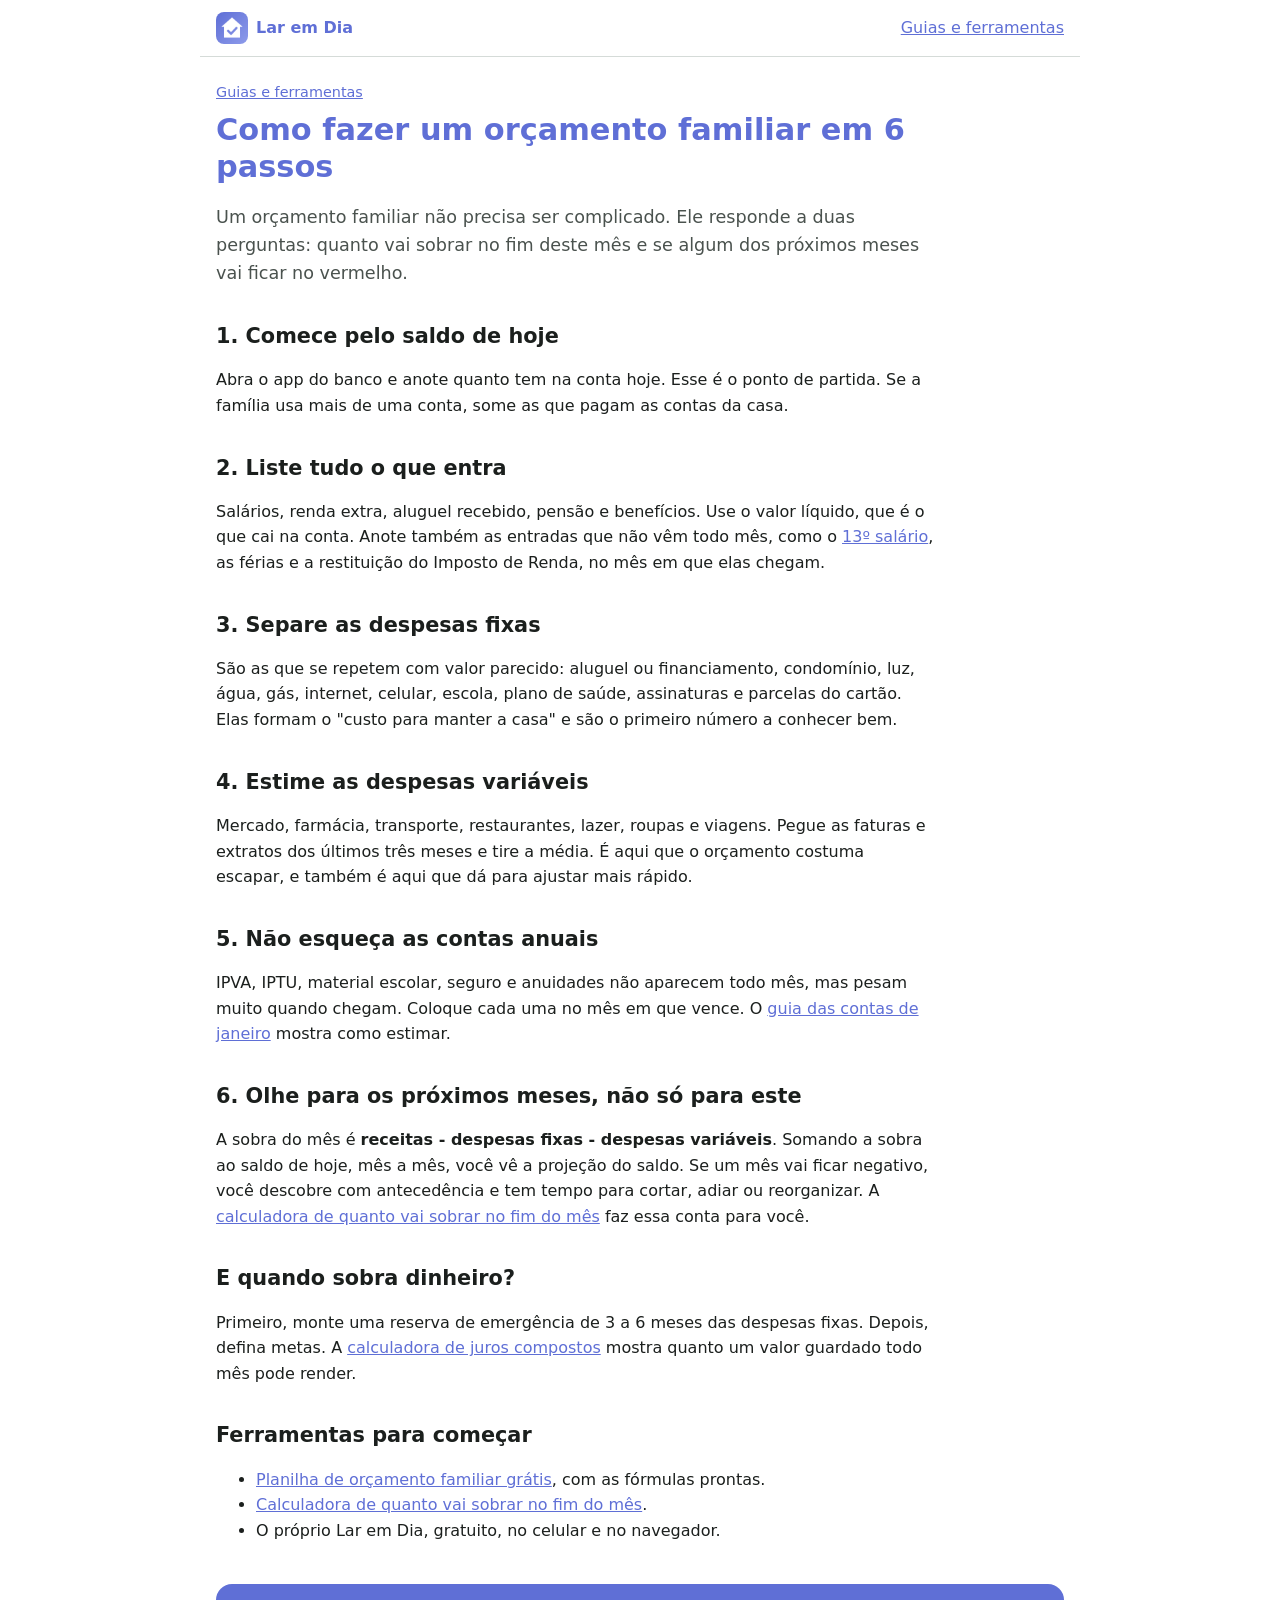
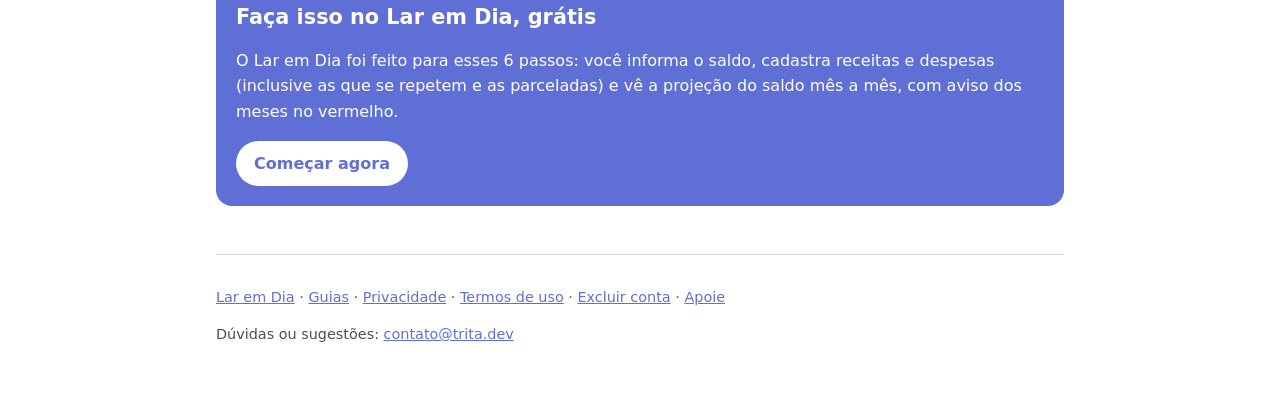
<file: web/guia-orcamento-familiar.html>
<!DOCTYPE html>
<html lang="pt-BR">
<head>
  <meta charset="UTF-8">
  <meta name="viewport" content="width=device-width, initial-scale=1">
  <title>Como fazer um orçamento familiar em 6 passos | Lar em Dia</title>
  <meta name="description" content="Guia prático para montar o orçamento da família: saldo, receitas, despesas fixas e variáveis, contas anuais e a projeção dos próximos meses para não ficar no vermelho.">
  <meta name="robots" content="index, follow">
  <link rel="canonical" href="__SITE_URL__/guia-orcamento-familiar.html">
  <meta property="og:type" content="article">
  <meta property="og:site_name" content="Lar em Dia">
  <meta property="og:locale" content="pt_BR">
  <meta property="og:title" content="Como fazer um orçamento familiar em 6 passos">
  <meta property="og:description" content="Guia prático para montar o orçamento da família: saldo, receitas, despesas fixas e variáveis, contas anuais e a projeção dos próximos meses para não ficar no vermelho.">
  <meta property="og:url" content="__SITE_URL__/guia-orcamento-familiar.html">
  <meta property="og:image" content="__SITE_URL__/og-image.png">
  <meta name="twitter:card" content="summary_large_image">
  <link rel="icon" type="image/png" href="favicon.png">
  <link rel="stylesheet" href="conteudo.css">
  <script type="application/ld+json">
  {
    "@context": "https://schema.org",
    "@type": "Article",
    "headline": "Como fazer um orçamento familiar em 6 passos",
    "description": "Guia prático para montar o orçamento da família: saldo, receitas, despesas fixas e variáveis, contas anuais e a projeção dos próximos meses para não ficar no vermelho.",
    "inLanguage": "pt-BR",
    "datePublished": "2026-11-10",
    "dateModified": "2026-11-10",
    "author": {
      "@type": "Organization",
      "name": "Lar em Dia",
      "url": "__SITE_URL__/"
    },
    "publisher": {
      "@type": "Organization",
      "name": "Lar em Dia",
      "url": "__SITE_URL__/"
    },
    "image": "__SITE_URL__/og-image.png",
    "mainEntityOfPage": "__SITE_URL__/guia-orcamento-familiar.html"
  }
  </script>
</head>
<body>
<header class="top">
  <a class="brand" href="/"><img src="icons/Icon-192.png" alt="" width="32" height="32">Lar em Dia</a>
  <a href="guias.html">Guias e ferramentas</a>
</header>
<main>
<nav class="crumbs"><a href="guias.html">Guias e ferramentas</a></nav>
<article>
<h1>Como fazer um orçamento familiar em 6 passos</h1>
<p class="lead">Um orçamento familiar não precisa ser complicado. Ele responde a duas perguntas: quanto vai sobrar no fim deste mês e se algum dos próximos meses vai ficar no vermelho.</p>

<h2>1. Comece pelo saldo de hoje</h2>
<p>Abra o app do banco e anote quanto tem na conta hoje. Esse é o ponto de partida. Se a família usa mais de uma conta, some as que pagam as contas da casa.</p>

<h2>2. Liste tudo o que entra</h2>
<p>Salários, renda extra, aluguel recebido, pensão e benefícios. Use o valor líquido, que é o que cai na conta. Anote também as entradas que não vêm todo mês, como o <a href="guia-13-salario.html">13º salário</a>, as férias e a restituição do Imposto de Renda, no mês em que elas chegam.</p>

<h2>3. Separe as despesas fixas</h2>
<p>São as que se repetem com valor parecido: aluguel ou financiamento, condomínio, luz, água, gás, internet, celular, escola, plano de saúde, assinaturas e parcelas do cartão. Elas formam o "custo para manter a casa" e são o primeiro número a conhecer bem.</p>

<h2>4. Estime as despesas variáveis</h2>
<p>Mercado, farmácia, transporte, restaurantes, lazer, roupas e viagens. Pegue as faturas e extratos dos últimos três meses e tire a média. É aqui que o orçamento costuma escapar, e também é aqui que dá para ajustar mais rápido.</p>

<h2>5. Não esqueça as contas anuais</h2>
<p>IPVA, IPTU, material escolar, seguro e anuidades não aparecem todo mês, mas pesam muito quando chegam. Coloque cada uma no mês em que vence. O <a href="guia-contas-de-janeiro.html">guia das contas de janeiro</a> mostra como estimar.</p>

<h2>6. Olhe para os próximos meses, não só para este</h2>
<p>A sobra do mês é <strong>receitas - despesas fixas - despesas variáveis</strong>. Somando a sobra ao saldo de hoje, mês a mês, você vê a projeção do saldo. Se um mês vai ficar negativo, você descobre com antecedência e tem tempo para cortar, adiar ou reorganizar. A <a href="calculadora-fim-do-mes.html">calculadora de quanto vai sobrar no fim do mês</a> faz essa conta para você.</p>

<h2>E quando sobra dinheiro?</h2>
<p>Primeiro, monte uma reserva de emergência de 3 a 6 meses das despesas fixas. Depois, defina metas. A <a href="calculadora-juros-compostos.html">calculadora de juros compostos</a> mostra quanto um valor guardado todo mês pode render.</p>

<h2>Ferramentas para começar</h2>
<ul>
  <li><a href="planilha-orcamento-familiar.html">Planilha de orçamento familiar grátis</a>, com as fórmulas prontas.</li>
  <li><a href="calculadora-fim-do-mes.html">Calculadora de quanto vai sobrar no fim do mês</a>.</li>
  <li>O próprio Lar em Dia, gratuito, no celular e no navegador.</li>
</ul>
</article>
<aside class="cta">
  <h2>Faça isso no Lar em Dia, grátis</h2>
  <p>O Lar em Dia foi feito para esses 6 passos: você informa o saldo, cadastra receitas e despesas (inclusive as que se repetem e as parceladas) e vê a projeção do saldo mês a mês, com aviso dos meses no vermelho.</p>
  <a class="button" href="/">Começar agora</a>
</aside>
<footer>
  <p><a href="/">Lar em Dia</a> · <a href="guias.html">Guias</a> · <a href="privacy.html">Privacidade</a> · <a href="terms.html">Termos de uso</a> · <a href="account-deletion.html">Excluir conta</a> · <a href="apoie.html">Apoie</a></p>
  <p>Dúvidas ou sugestões: <a href="mailto:contato@trita.dev">contato@trita.dev</a></p>
</footer>
</main>
</body>
</html>
</file>
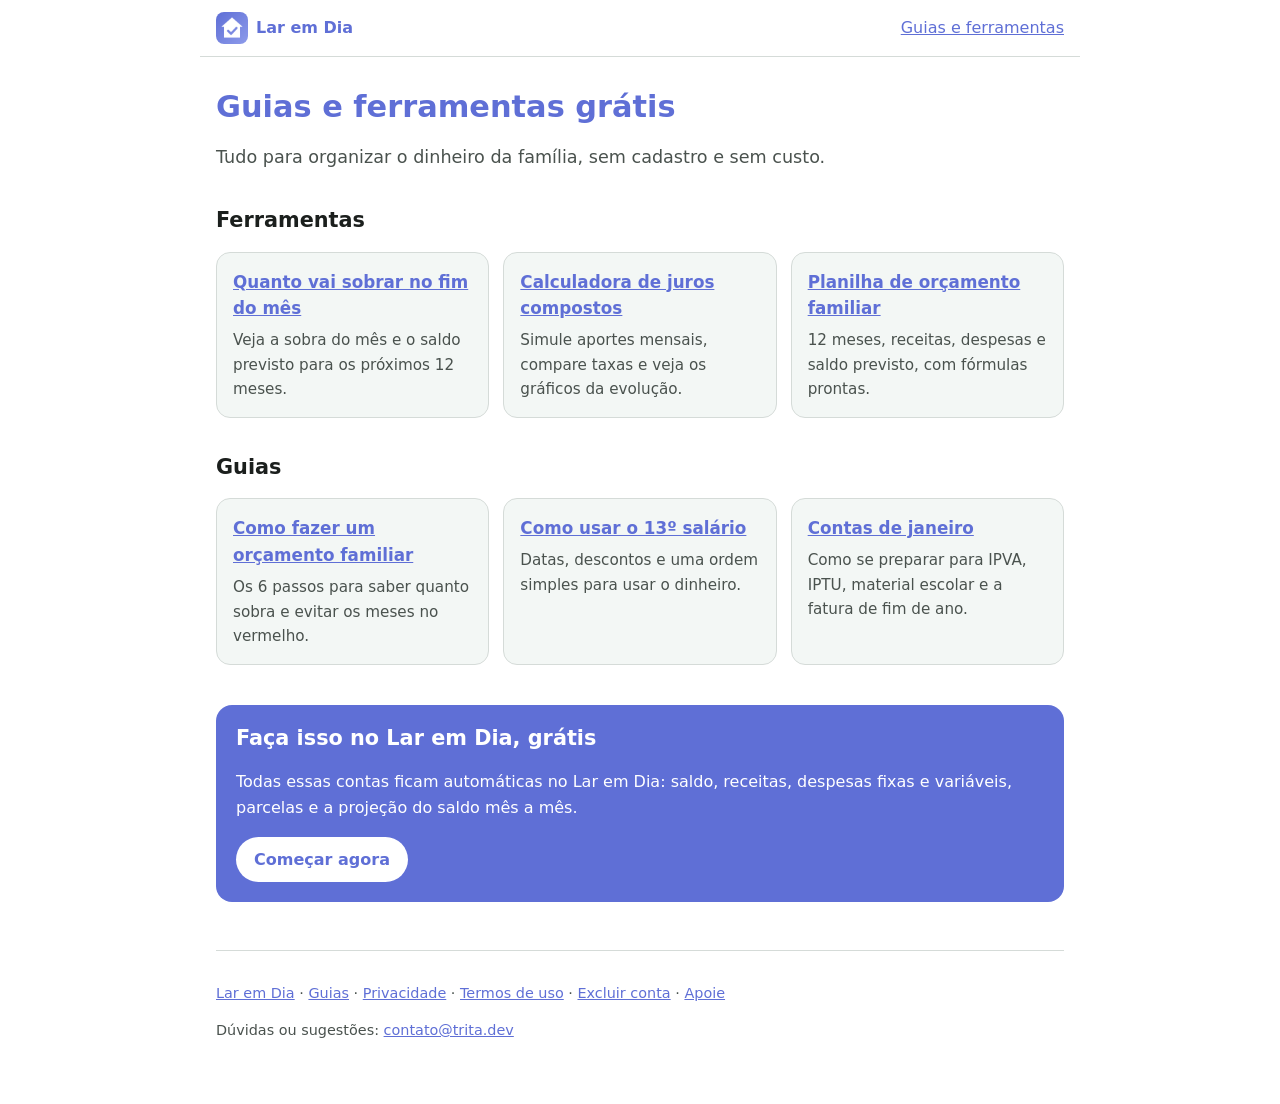
<file: web/guias.html>
<!DOCTYPE html>
<html lang="pt-BR">
<head>
  <meta charset="UTF-8">
  <meta name="viewport" content="width=device-width, initial-scale=1">
  <title>Guias e ferramentas grátis de orçamento familiar | Lar em Dia</title>
  <meta name="description" content="Calculadoras, planilha e guias gratuitos para organizar o orçamento da família: quanto vai sobrar no fim do mês, juros compostos, 13º salário e contas de janeiro.">
  <meta name="robots" content="index, follow">
  <link rel="canonical" href="__SITE_URL__/guias.html">
  <meta property="og:type" content="website">
  <meta property="og:site_name" content="Lar em Dia">
  <meta property="og:locale" content="pt_BR">
  <meta property="og:title" content="Guias e ferramentas grátis de orçamento familiar">
  <meta property="og:description" content="Calculadoras, planilha e guias gratuitos para organizar o orçamento da família: quanto vai sobrar no fim do mês, juros compostos, 13º salário e contas de janeiro.">
  <meta property="og:url" content="__SITE_URL__/guias.html">
  <meta property="og:image" content="__SITE_URL__/og-image.png">
  <meta name="twitter:card" content="summary_large_image">
  <link rel="icon" type="image/png" href="favicon.png">
  <link rel="stylesheet" href="conteudo.css">
  <script type="application/ld+json">
  {
    "@context": "https://schema.org",
    "@type": "CollectionPage",
    "name": "Guias e ferramentas grátis de orçamento familiar",
    "description": "Calculadoras, planilha e guias gratuitos para organizar o orçamento da família: quanto vai sobrar no fim do mês, juros compostos, 13º salário e contas de janeiro.",
    "url": "__SITE_URL__/guias.html",
    "inLanguage": "pt-BR"
  }
  </script>
</head>
<body>
<header class="top">
  <a class="brand" href="/"><img src="icons/Icon-192.png" alt="" width="32" height="32">Lar em Dia</a>
  <a href="guias.html">Guias e ferramentas</a>
</header>
<main>
<h1>Guias e ferramentas grátis</h1>
<p class="lead">Tudo para organizar o dinheiro da família, sem cadastro e sem custo.</p>

<h2>Ferramentas</h2>
<ul class="cards">
  <li><a href="calculadora-fim-do-mes.html">Quanto vai sobrar no fim do mês</a><p>Veja a sobra do mês e o saldo previsto para os próximos 12 meses.</p></li>
  <li><a href="calculadora-juros-compostos.html">Calculadora de juros compostos</a><p>Simule aportes mensais, compare taxas e veja os gráficos da evolução.</p></li>
  <li><a href="planilha-orcamento-familiar.html">Planilha de orçamento familiar</a><p>12 meses, receitas, despesas e saldo previsto, com fórmulas prontas.</p></li>
</ul>

<h2>Guias</h2>
<ul class="cards">
  <li><a href="guia-orcamento-familiar.html">Como fazer um orçamento familiar</a><p>Os 6 passos para saber quanto sobra e evitar os meses no vermelho.</p></li>
  <li><a href="guia-13-salario.html">Como usar o 13º salário</a><p>Datas, descontos e uma ordem simples para usar o dinheiro.</p></li>
  <li><a href="guia-contas-de-janeiro.html">Contas de janeiro</a><p>Como se preparar para IPVA, IPTU, material escolar e a fatura de fim de ano.</p></li>
</ul>
<aside class="cta">
  <h2>Faça isso no Lar em Dia, grátis</h2>
  <p>Todas essas contas ficam automáticas no Lar em Dia: saldo, receitas, despesas fixas e variáveis, parcelas e a projeção do saldo mês a mês.</p>
  <a class="button" href="/">Começar agora</a>
</aside>
<footer>
  <p><a href="/">Lar em Dia</a> · <a href="guias.html">Guias</a> · <a href="privacy.html">Privacidade</a> · <a href="terms.html">Termos de uso</a> · <a href="account-deletion.html">Excluir conta</a> · <a href="apoie.html">Apoie</a></p>
  <p>Dúvidas ou sugestões: <a href="mailto:contato@trita.dev">contato@trita.dev</a></p>
</footer>
</main>
</body>
</html>
</file>
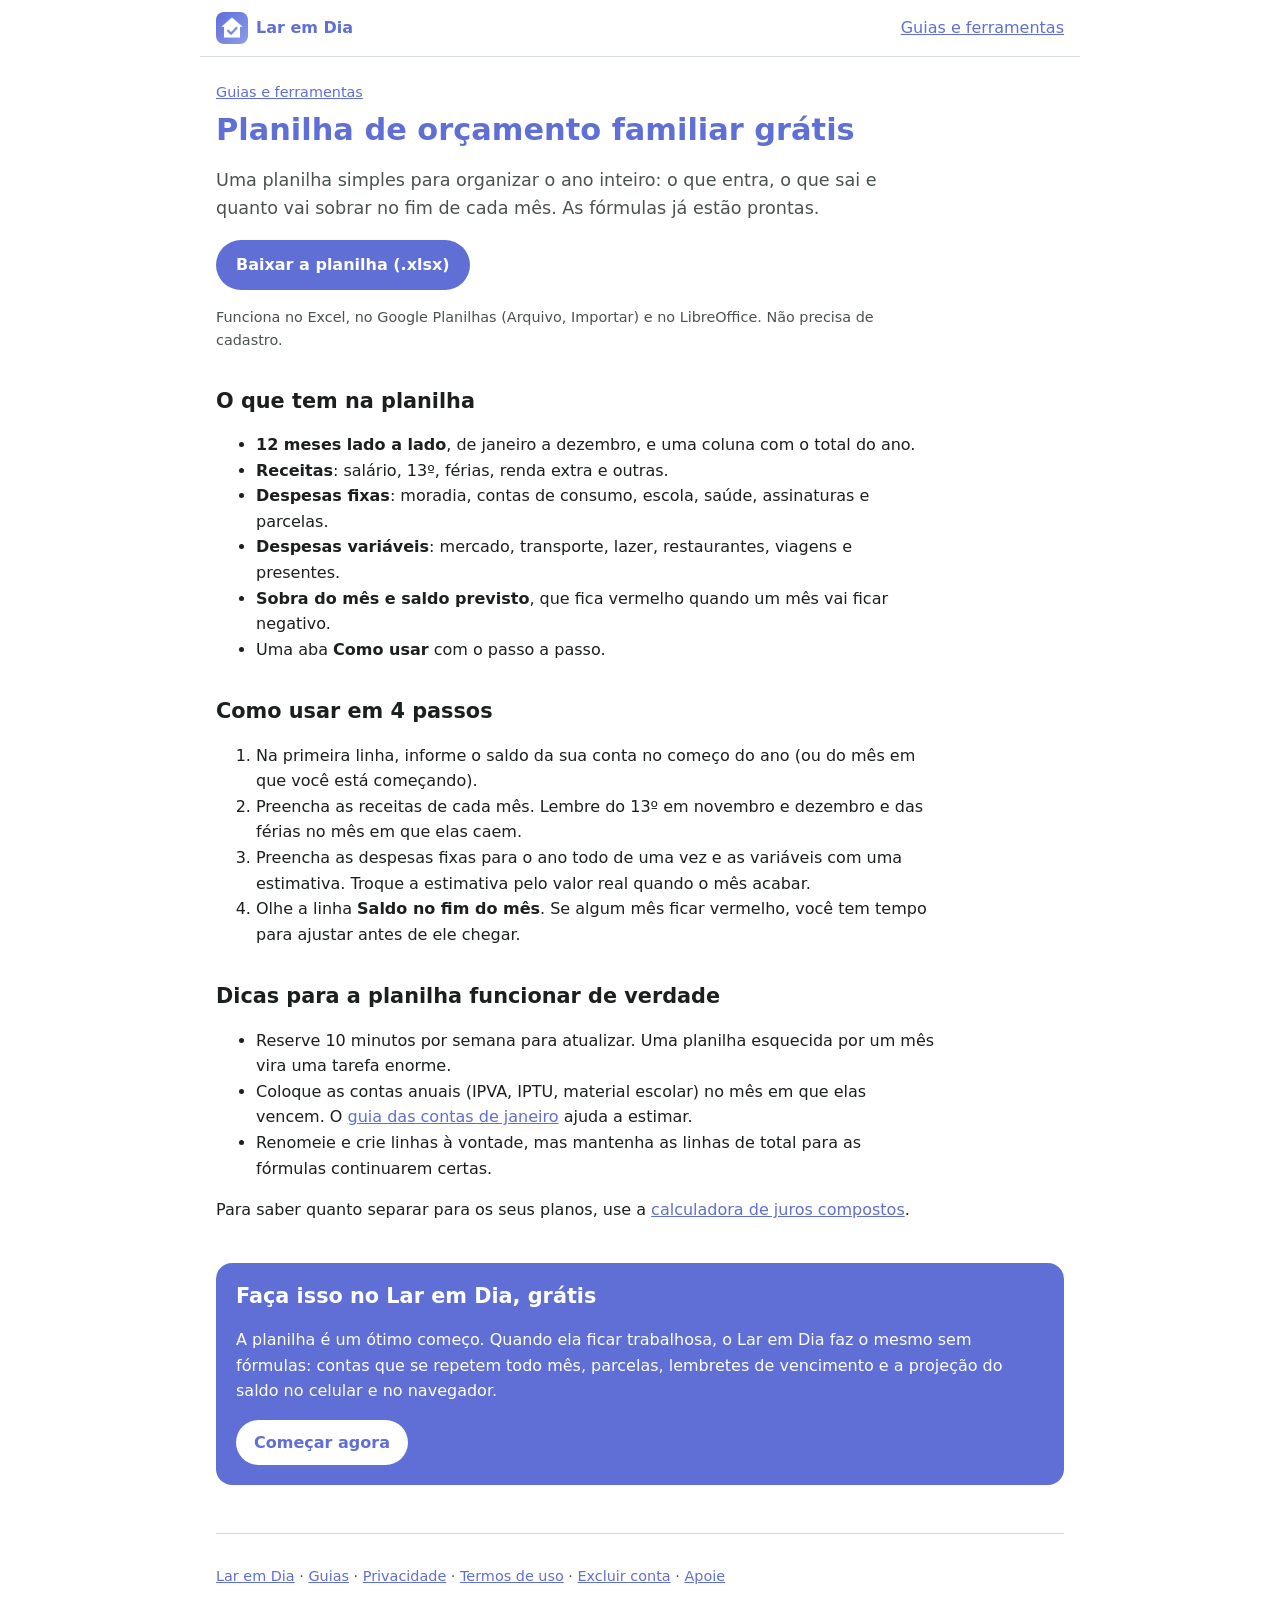
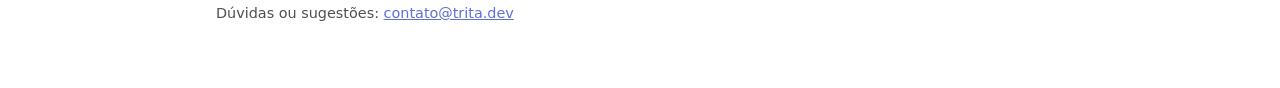
<file: web/planilha-orcamento-familiar.html>
<!DOCTYPE html>
<html lang="pt-BR">
<head>
  <meta charset="UTF-8">
  <meta name="viewport" content="width=device-width, initial-scale=1">
  <title>Planilha de orçamento familiar grátis | Lar em Dia</title>
  <meta name="description" content="Baixe grátis uma planilha de orçamento familiar com 12 meses, receitas, despesas fixas e variáveis e o saldo previsto de cada mês. Funciona no Excel, no Google Planilhas e no LibreOffice.">
  <meta name="robots" content="index, follow">
  <link rel="canonical" href="__SITE_URL__/planilha-orcamento-familiar.html">
  <meta property="og:type" content="article">
  <meta property="og:site_name" content="Lar em Dia">
  <meta property="og:locale" content="pt_BR">
  <meta property="og:title" content="Planilha de orçamento familiar grátis">
  <meta property="og:description" content="Baixe grátis uma planilha de orçamento familiar com 12 meses, receitas, despesas fixas e variáveis e o saldo previsto de cada mês. Funciona no Excel, no Google Planilhas e no LibreOffice.">
  <meta property="og:url" content="__SITE_URL__/planilha-orcamento-familiar.html">
  <meta property="og:image" content="__SITE_URL__/og-image.png">
  <meta name="twitter:card" content="summary_large_image">
  <link rel="icon" type="image/png" href="favicon.png">
  <link rel="stylesheet" href="conteudo.css">
  <script type="application/ld+json">
  {
    "@context": "https://schema.org",
    "@type": "Article",
    "headline": "Planilha de orçamento familiar grátis",
    "description": "Baixe grátis uma planilha de orçamento familiar com 12 meses, receitas, despesas fixas e variáveis e o saldo previsto de cada mês. Funciona no Excel, no Google Planilhas e no LibreOffice.",
    "inLanguage": "pt-BR",
    "datePublished": "2026-11-10",
    "dateModified": "2026-11-10",
    "author": {
      "@type": "Organization",
      "name": "Lar em Dia",
      "url": "__SITE_URL__/"
    },
    "publisher": {
      "@type": "Organization",
      "name": "Lar em Dia",
      "url": "__SITE_URL__/"
    },
    "image": "__SITE_URL__/og-image.png",
    "mainEntityOfPage": "__SITE_URL__/planilha-orcamento-familiar.html"
  }
  </script>
</head>
<body>
<header class="top">
  <a class="brand" href="/"><img src="icons/Icon-192.png" alt="" width="32" height="32">Lar em Dia</a>
  <a href="guias.html">Guias e ferramentas</a>
</header>
<main>
<nav class="crumbs"><a href="guias.html">Guias e ferramentas</a></nav>
<article>
<h1>Planilha de orçamento familiar grátis</h1>
<p class="lead">Uma planilha simples para organizar o ano inteiro: o que entra, o que sai e quanto vai sobrar no fim de cada mês. As fórmulas já estão prontas.</p>
<p><a class="download" href="planilha-orcamento-familiar.xlsx" download>Baixar a planilha (.xlsx)</a></p>
<p class="note">Funciona no Excel, no Google Planilhas (Arquivo, Importar) e no LibreOffice. Não precisa de cadastro.</p>

<h2>O que tem na planilha</h2>
<ul>
  <li><strong>12 meses lado a lado</strong>, de janeiro a dezembro, e uma coluna com o total do ano.</li>
  <li><strong>Receitas</strong>: salário, 13º, férias, renda extra e outras.</li>
  <li><strong>Despesas fixas</strong>: moradia, contas de consumo, escola, saúde, assinaturas e parcelas.</li>
  <li><strong>Despesas variáveis</strong>: mercado, transporte, lazer, restaurantes, viagens e presentes.</li>
  <li><strong>Sobra do mês e saldo previsto</strong>, que fica vermelho quando um mês vai ficar negativo.</li>
  <li>Uma aba <strong>Como usar</strong> com o passo a passo.</li>
</ul>

<h2>Como usar em 4 passos</h2>
<ol>
  <li>Na primeira linha, informe o saldo da sua conta no começo do ano (ou do mês em que você está começando).</li>
  <li>Preencha as receitas de cada mês. Lembre do 13º em novembro e dezembro e das férias no mês em que elas caem.</li>
  <li>Preencha as despesas fixas para o ano todo de uma vez e as variáveis com uma estimativa. Troque a estimativa pelo valor real quando o mês acabar.</li>
  <li>Olhe a linha <strong>Saldo no fim do mês</strong>. Se algum mês ficar vermelho, você tem tempo para ajustar antes de ele chegar.</li>
</ol>

<h2>Dicas para a planilha funcionar de verdade</h2>
<ul>
  <li>Reserve 10 minutos por semana para atualizar. Uma planilha esquecida por um mês vira uma tarefa enorme.</li>
  <li>Coloque as contas anuais (IPVA, IPTU, material escolar) no mês em que elas vencem. O <a href="guia-contas-de-janeiro.html">guia das contas de janeiro</a> ajuda a estimar.</li>
  <li>Renomeie e crie linhas à vontade, mas mantenha as linhas de total para as fórmulas continuarem certas.</li>
</ul>
<p>Para saber quanto separar para os seus planos, use a <a href="calculadora-juros-compostos.html">calculadora de juros compostos</a>.</p>
</article>
<aside class="cta">
  <h2>Faça isso no Lar em Dia, grátis</h2>
  <p>A planilha é um ótimo começo. Quando ela ficar trabalhosa, o Lar em Dia faz o mesmo sem fórmulas: contas que se repetem todo mês, parcelas, lembretes de vencimento e a projeção do saldo no celular e no navegador.</p>
  <a class="button" href="/">Começar agora</a>
</aside>
<footer>
  <p><a href="/">Lar em Dia</a> · <a href="guias.html">Guias</a> · <a href="privacy.html">Privacidade</a> · <a href="terms.html">Termos de uso</a> · <a href="account-deletion.html">Excluir conta</a> · <a href="apoie.html">Apoie</a></p>
  <p>Dúvidas ou sugestões: <a href="mailto:contato@trita.dev">contato@trita.dev</a></p>
</footer>
</main>
</body>
</html>
</file>
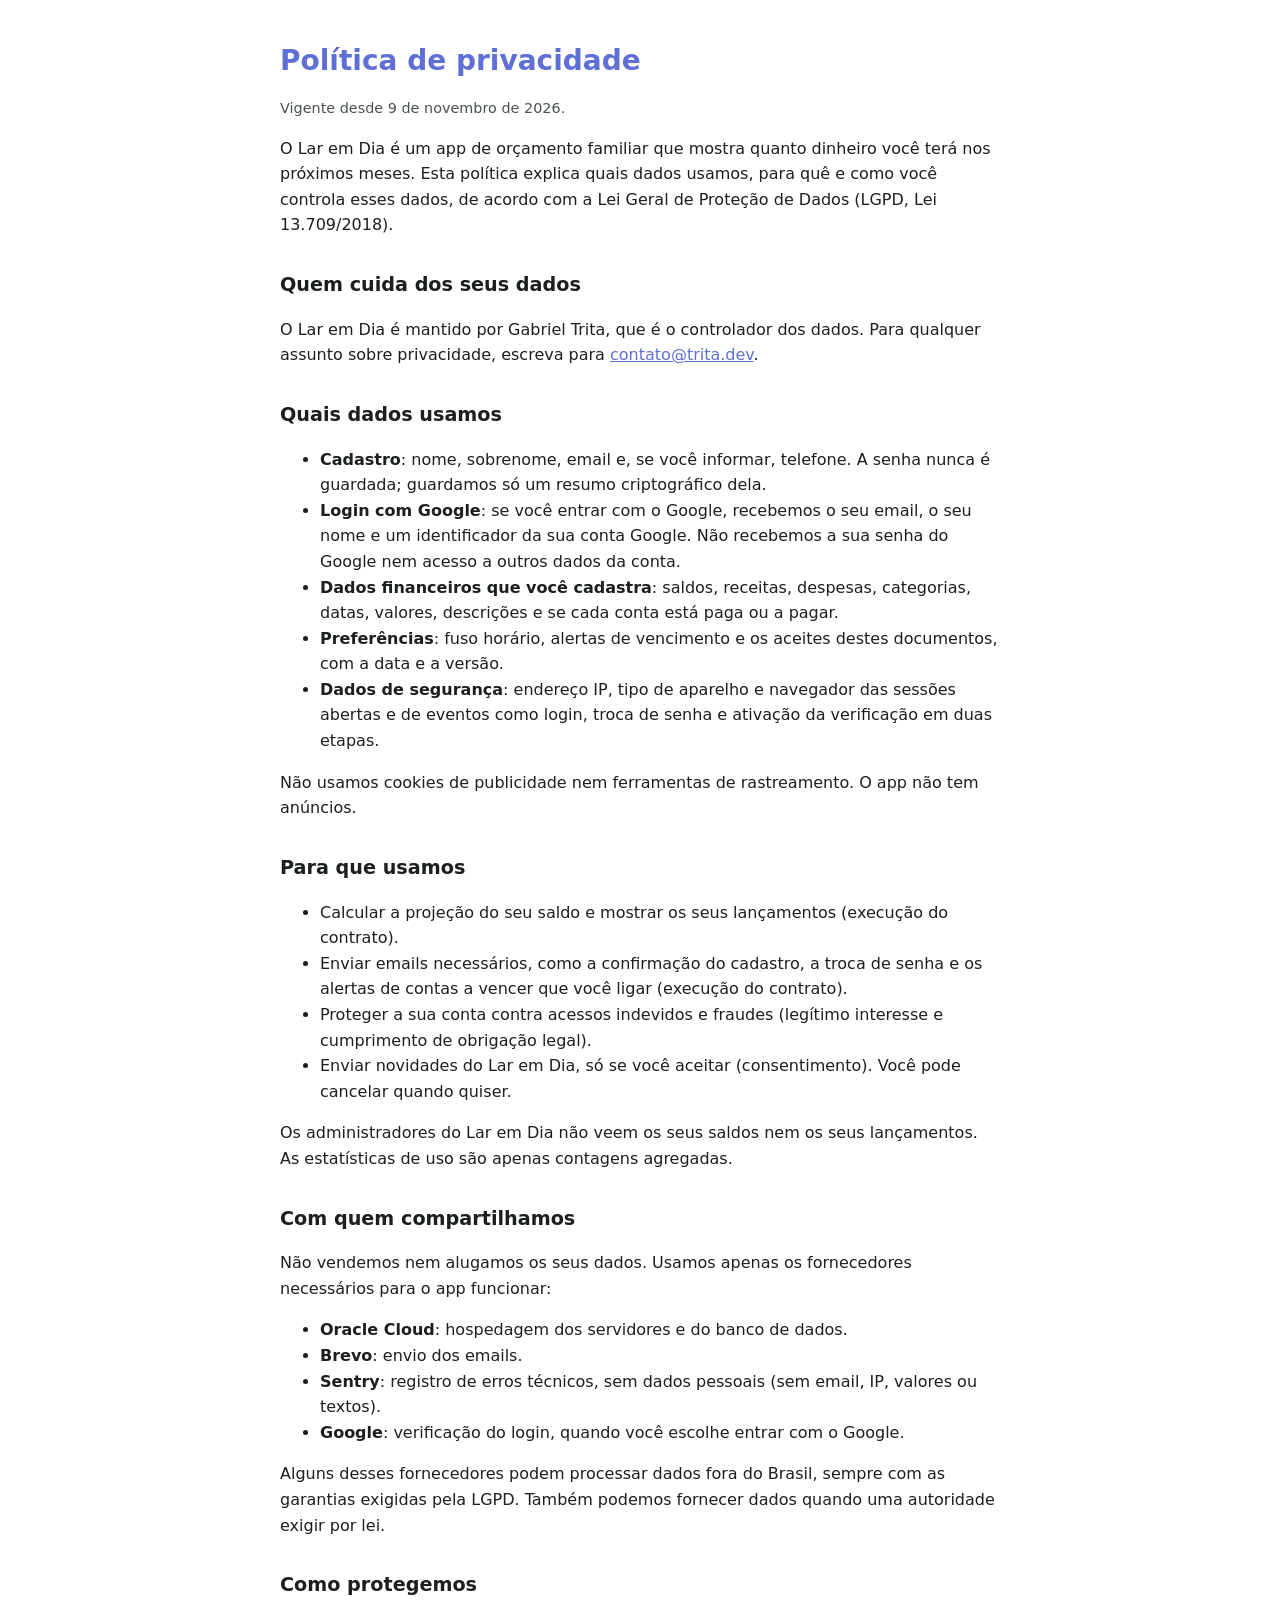
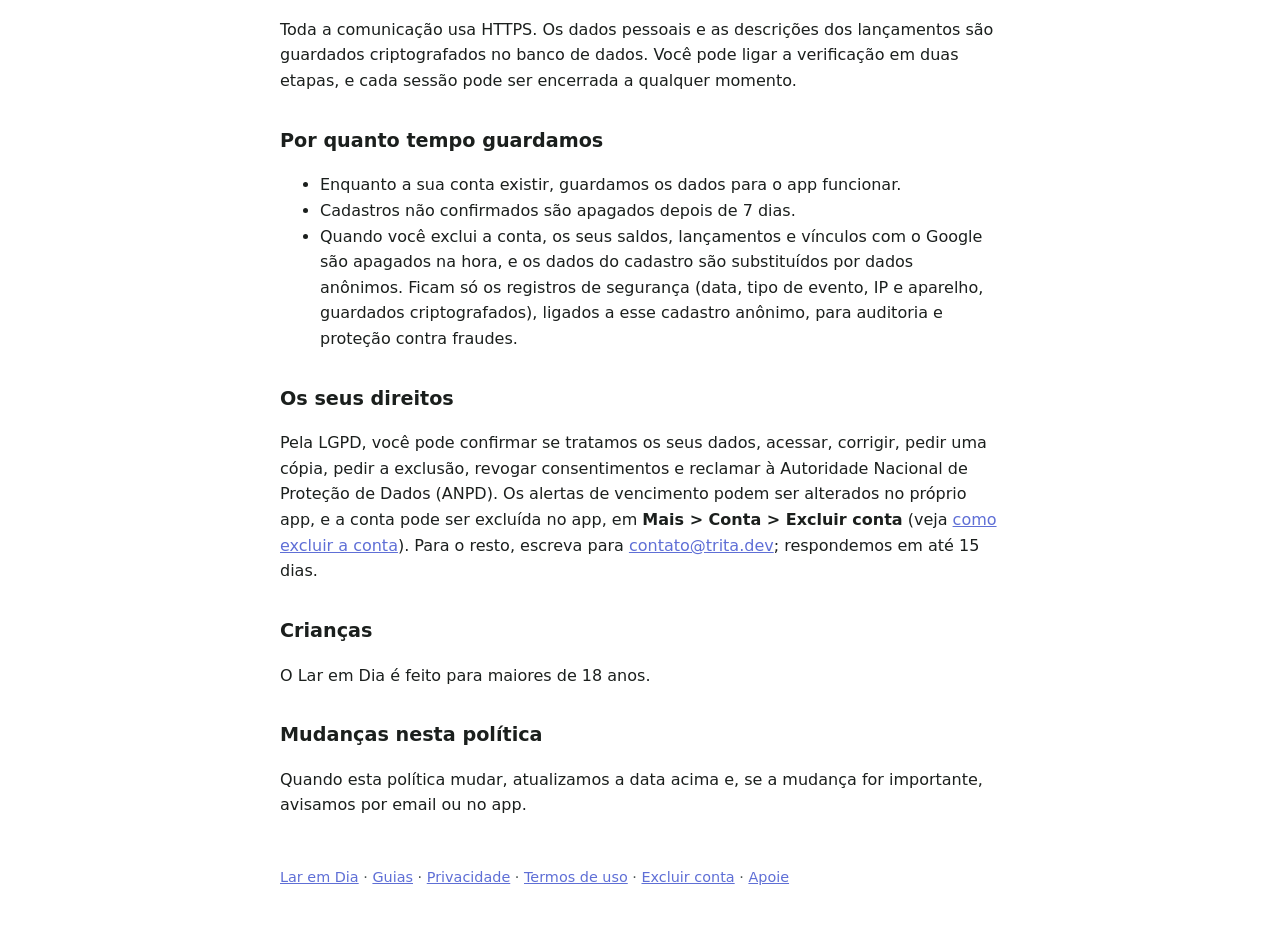
<file: web/privacy.html>
<!DOCTYPE html>
<html lang="pt-BR">
<head>
  <meta charset="UTF-8">
  <meta name="viewport" content="width=device-width, initial-scale=1">
  <title>Política de privacidade | Lar em Dia</title>
  <meta name="description" content="Como o Lar em Dia usa e protege os seus dados, de acordo com a LGPD.">
  <meta name="robots" content="index, follow">
  <link rel="icon" type="image/png" href="favicon.png">
  <style>
    :root { color-scheme: light dark; --brand: #5F6FD6; --text: #1B1F1D; --muted: #4A524E; --bg: #FFFFFF; }
    @media (prefers-color-scheme: dark) { :root { --brand: #8F9CF2; --text: #E6EAE8; --muted: #B4BCB8; --bg: #121513; } }
    body { margin: 0; background: var(--bg); color: var(--text); font: 1rem/1.6 system-ui, -apple-system, "Segoe UI", Roboto, sans-serif; }
    main { max-width: 720px; margin: 0 auto; padding: 24px 16px 48px; }
    h1 { color: var(--brand); font-size: 1.75rem; line-height: 1.25; }
    h2 { font-size: 1.2rem; margin-top: 2rem; }
    a { color: var(--brand); }
    .updated, footer { color: var(--muted); font-size: 0.9rem; }
    footer { margin-top: 3rem; }
  </style>
</head>
<body>
<main>
<h1>Política de privacidade</h1>
<p class="updated">Vigente desde 9 de novembro de 2026.</p>
<p>O Lar em Dia é um app de orçamento familiar que mostra quanto dinheiro você terá nos próximos meses. Esta política explica quais dados usamos, para quê e como você controla esses dados, de acordo com a Lei Geral de Proteção de Dados (LGPD, Lei 13.709/2018).</p>

<h2>Quem cuida dos seus dados</h2>
<p>O Lar em Dia é mantido por Gabriel Trita, que é o controlador dos dados. Para qualquer assunto sobre privacidade, escreva para <a href="mailto:contato@trita.dev">contato@trita.dev</a>.</p>

<h2>Quais dados usamos</h2>
<ul>
  <li><strong>Cadastro</strong>: nome, sobrenome, email e, se você informar, telefone. A senha nunca é guardada; guardamos só um resumo criptográfico dela.</li>
  <li><strong>Login com Google</strong>: se você entrar com o Google, recebemos o seu email, o seu nome e um identificador da sua conta Google. Não recebemos a sua senha do Google nem acesso a outros dados da conta.</li>
  <li><strong>Dados financeiros que você cadastra</strong>: saldos, receitas, despesas, categorias, datas, valores, descrições e se cada conta está paga ou a pagar.</li>
  <li><strong>Preferências</strong>: fuso horário, alertas de vencimento e os aceites destes documentos, com a data e a versão.</li>
  <li><strong>Dados de segurança</strong>: endereço IP, tipo de aparelho e navegador das sessões abertas e de eventos como login, troca de senha e ativação da verificação em duas etapas.</li>
</ul>
<p>Não usamos cookies de publicidade nem ferramentas de rastreamento. O app não tem anúncios.</p>

<h2>Para que usamos</h2>
<ul>
  <li>Calcular a projeção do seu saldo e mostrar os seus lançamentos (execução do contrato).</li>
  <li>Enviar emails necessários, como a confirmação do cadastro, a troca de senha e os alertas de contas a vencer que você ligar (execução do contrato).</li>
  <li>Proteger a sua conta contra acessos indevidos e fraudes (legítimo interesse e cumprimento de obrigação legal).</li>
  <li>Enviar novidades do Lar em Dia, só se você aceitar (consentimento). Você pode cancelar quando quiser.</li>
</ul>
<p>Os administradores do Lar em Dia não veem os seus saldos nem os seus lançamentos. As estatísticas de uso são apenas contagens agregadas.</p>

<h2>Com quem compartilhamos</h2>
<p>Não vendemos nem alugamos os seus dados. Usamos apenas os fornecedores necessários para o app funcionar:</p>
<ul>
  <li><strong>Oracle Cloud</strong>: hospedagem dos servidores e do banco de dados.</li>
  <li><strong>Brevo</strong>: envio dos emails.</li>
  <li><strong>Sentry</strong>: registro de erros técnicos, sem dados pessoais (sem email, IP, valores ou textos).</li>
  <li><strong>Google</strong>: verificação do login, quando você escolhe entrar com o Google.</li>
</ul>
<p>Alguns desses fornecedores podem processar dados fora do Brasil, sempre com as garantias exigidas pela LGPD. Também podemos fornecer dados quando uma autoridade exigir por lei.</p>

<h2>Como protegemos</h2>
<p>Toda a comunicação usa HTTPS. Os dados pessoais e as descrições dos lançamentos são guardados criptografados no banco de dados. Você pode ligar a verificação em duas etapas, e cada sessão pode ser encerrada a qualquer momento.</p>

<h2>Por quanto tempo guardamos</h2>
<ul>
  <li>Enquanto a sua conta existir, guardamos os dados para o app funcionar.</li>
  <li>Cadastros não confirmados são apagados depois de 7 dias.</li>
  <li>Quando você exclui a conta, os seus saldos, lançamentos e vínculos com o Google são apagados na hora, e os dados do cadastro são substituídos por dados anônimos. Ficam só os registros de segurança (data, tipo de evento, IP e aparelho, guardados criptografados), ligados a esse cadastro anônimo, para auditoria e proteção contra fraudes.</li>
</ul>

<h2>Os seus direitos</h2>
<p>Pela LGPD, você pode confirmar se tratamos os seus dados, acessar, corrigir, pedir uma cópia, pedir a exclusão, revogar consentimentos e reclamar à Autoridade Nacional de Proteção de Dados (ANPD). Os alertas de vencimento podem ser alterados no próprio app, e a conta pode ser excluída no app, em <strong>Mais &gt; Conta &gt; Excluir conta</strong> (veja <a href="account-deletion.html">como excluir a conta</a>). Para o resto, escreva para <a href="mailto:contato@trita.dev">contato@trita.dev</a>; respondemos em até 15 dias.</p>

<h2>Crianças</h2>
<p>O Lar em Dia é feito para maiores de 18 anos.</p>

<h2>Mudanças nesta política</h2>
<p>Quando esta política mudar, atualizamos a data acima e, se a mudança for importante, avisamos por email ou no app.</p>

<footer>
  <p><a href="/">Lar em Dia</a> · <a href="guias.html">Guias</a> · <a href="privacy.html">Privacidade</a> · <a href="terms.html">Termos de uso</a> · <a href="account-deletion.html">Excluir conta</a> · <a href="apoie.html">Apoie</a></p>
</footer>
</main>
</body>
</html>
</file>
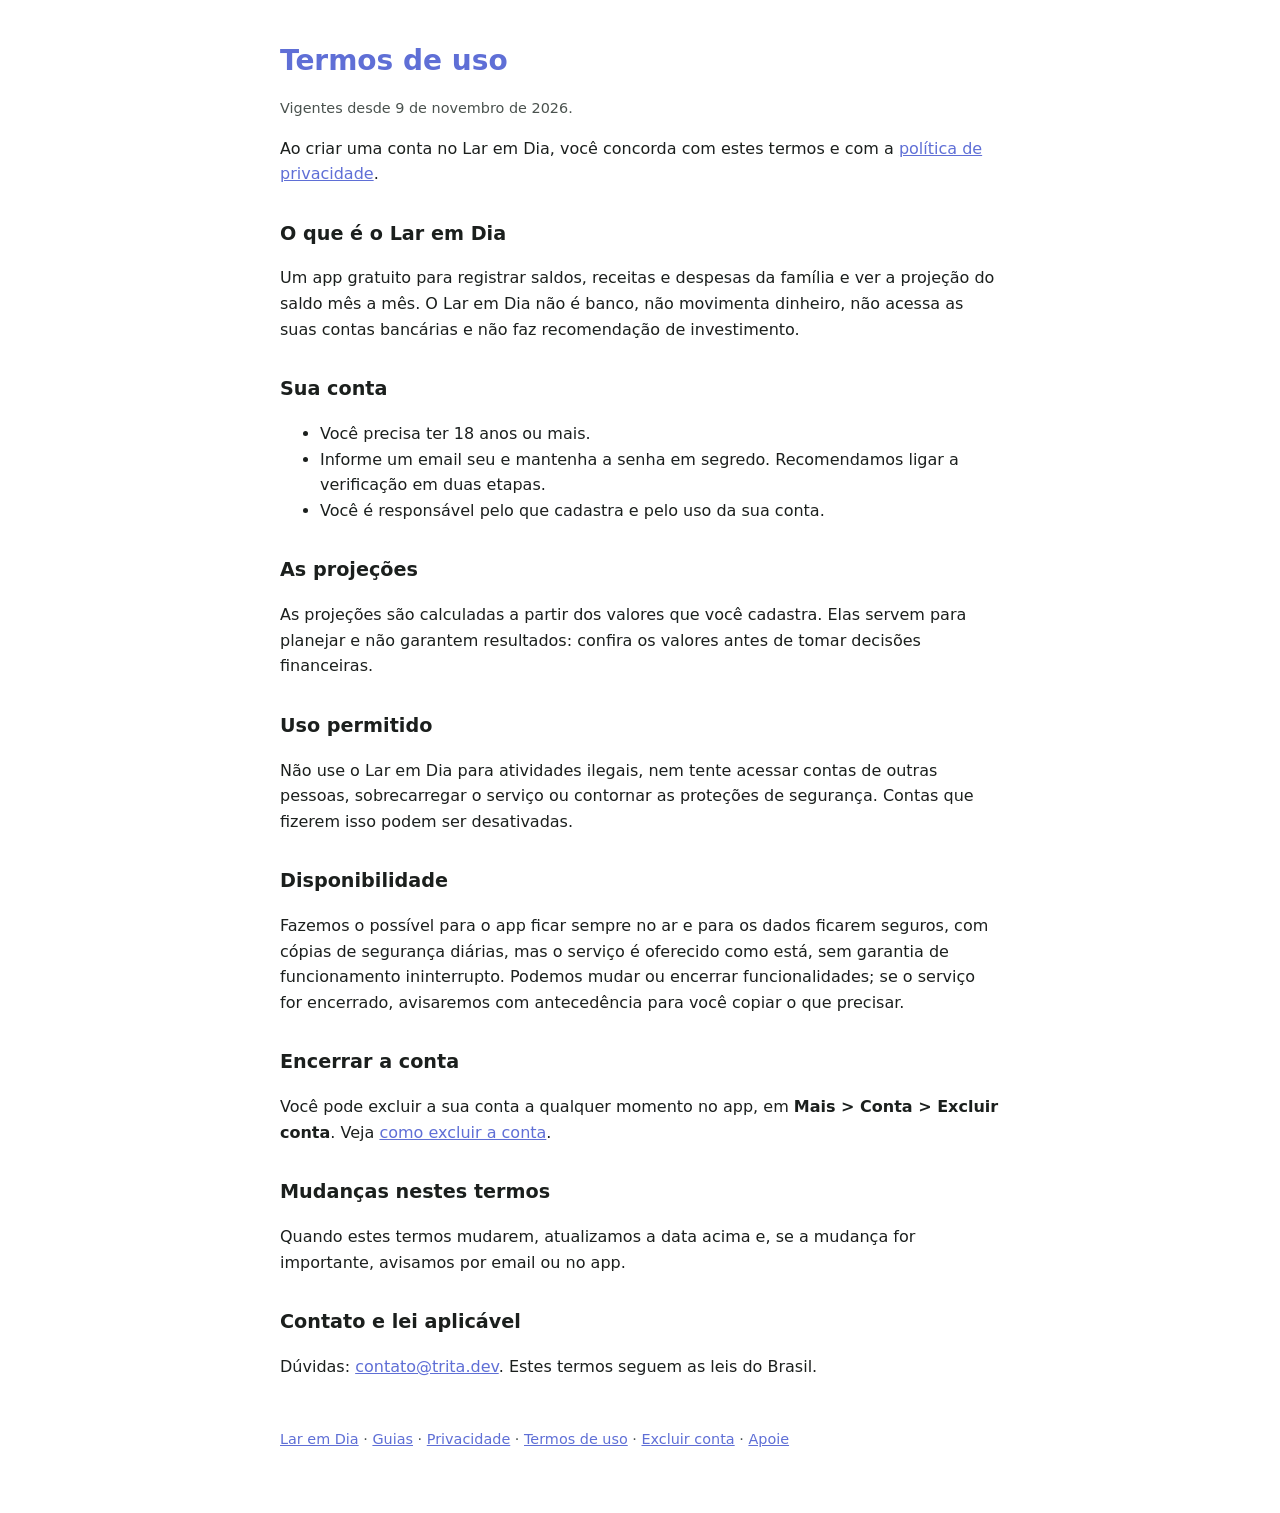
<file: web/terms.html>
<!DOCTYPE html>
<html lang="pt-BR">
<head>
  <meta charset="UTF-8">
  <meta name="viewport" content="width=device-width, initial-scale=1">
  <title>Termos de uso | Lar em Dia</title>
  <meta name="description" content="Os termos de uso do Lar em Dia, app de orçamento familiar e projeção do saldo.">
  <meta name="robots" content="index, follow">
  <link rel="icon" type="image/png" href="favicon.png">
  <style>
    :root { color-scheme: light dark; --brand: #5F6FD6; --text: #1B1F1D; --muted: #4A524E; --bg: #FFFFFF; }
    @media (prefers-color-scheme: dark) { :root { --brand: #8F9CF2; --text: #E6EAE8; --muted: #B4BCB8; --bg: #121513; } }
    body { margin: 0; background: var(--bg); color: var(--text); font: 1rem/1.6 system-ui, -apple-system, "Segoe UI", Roboto, sans-serif; }
    main { max-width: 720px; margin: 0 auto; padding: 24px 16px 48px; }
    h1 { color: var(--brand); font-size: 1.75rem; line-height: 1.25; }
    h2 { font-size: 1.2rem; margin-top: 2rem; }
    a { color: var(--brand); }
    .updated, footer { color: var(--muted); font-size: 0.9rem; }
    footer { margin-top: 3rem; }
  </style>
</head>
<body>
<main>
<h1>Termos de uso</h1>
<p class="updated">Vigentes desde 9 de novembro de 2026.</p>
<p>Ao criar uma conta no Lar em Dia, você concorda com estes termos e com a <a href="privacy.html">política de privacidade</a>.</p>

<h2>O que é o Lar em Dia</h2>
<p>Um app gratuito para registrar saldos, receitas e despesas da família e ver a projeção do saldo mês a mês. O Lar em Dia não é banco, não movimenta dinheiro, não acessa as suas contas bancárias e não faz recomendação de investimento.</p>

<h2>Sua conta</h2>
<ul>
  <li>Você precisa ter 18 anos ou mais.</li>
  <li>Informe um email seu e mantenha a senha em segredo. Recomendamos ligar a verificação em duas etapas.</li>
  <li>Você é responsável pelo que cadastra e pelo uso da sua conta.</li>
</ul>

<h2>As projeções</h2>
<p>As projeções são calculadas a partir dos valores que você cadastra. Elas servem para planejar e não garantem resultados: confira os valores antes de tomar decisões financeiras.</p>

<h2>Uso permitido</h2>
<p>Não use o Lar em Dia para atividades ilegais, nem tente acessar contas de outras pessoas, sobrecarregar o serviço ou contornar as proteções de segurança. Contas que fizerem isso podem ser desativadas.</p>

<h2>Disponibilidade</h2>
<p>Fazemos o possível para o app ficar sempre no ar e para os dados ficarem seguros, com cópias de segurança diárias, mas o serviço é oferecido como está, sem garantia de funcionamento ininterrupto. Podemos mudar ou encerrar funcionalidades; se o serviço for encerrado, avisaremos com antecedência para você copiar o que precisar.</p>

<h2>Encerrar a conta</h2>
<p>Você pode excluir a sua conta a qualquer momento no app, em <strong>Mais &gt; Conta &gt; Excluir conta</strong>. Veja <a href="account-deletion.html">como excluir a conta</a>.</p>

<h2>Mudanças nestes termos</h2>
<p>Quando estes termos mudarem, atualizamos a data acima e, se a mudança for importante, avisamos por email ou no app.</p>

<h2>Contato e lei aplicável</h2>
<p>Dúvidas: <a href="mailto:contato@trita.dev">contato@trita.dev</a>. Estes termos seguem as leis do Brasil.</p>

<footer>
  <p><a href="/">Lar em Dia</a> · <a href="guias.html">Guias</a> · <a href="privacy.html">Privacidade</a> · <a href="terms.html">Termos de uso</a> · <a href="account-deletion.html">Excluir conta</a> · <a href="apoie.html">Apoie</a></p>
</footer>
</main>
</body>
</html>
</file>
<file: web/conteudo.css>
:root {
  color-scheme: light dark;
  --brand: #5F6FD6; --brand-ink: #FFFFFF; --text: #1B1F1D; --muted: #4A524E; --bg: #FFFFFF; --surface: #F3F7F5; --line: #D5DBD8;
  --invested: #5F6FD6; --interest: #E0A526; --scenario-b: #2BA3A0; --scenario-c: #B4479B; --negative: #C62828; --positive: #2E7D5B;
}
@media (prefers-color-scheme: dark) {
  :root {
    --brand: #8F9CF2; --brand-ink: #11163F; --text: #E6EAE8; --muted: #B4BCB8; --bg: #121513; --surface: #1B201D; --line: #3A413D;
    --invested: #8F9CF2; --interest: #F2C15B; --scenario-b: #5DC8C4; --scenario-c: #E59AD3; --negative: #FF8A80; --positive: #7CC9A2;
  }
}
* { box-sizing: border-box; }
body { margin: 0; background: var(--bg); color: var(--text); font: 1rem/1.6 system-ui, -apple-system, "Segoe UI", Roboto, sans-serif; }
a { color: var(--brand); }
.top { display: flex; justify-content: space-between; align-items: center; gap: 12px; max-width: 880px; margin: 0 auto; padding: 12px 16px; border-bottom: 1px solid var(--line); }
.brand { display: flex; align-items: center; gap: 8px; font-weight: 700; text-decoration: none; }
.brand img { width: 32px; height: 32px; border-radius: 8px; }
main { max-width: 880px; margin: 0 auto; padding: 24px 16px 48px; }
article { max-width: 720px; }
h1 { color: var(--brand); font-size: 1.9rem; line-height: 1.2; margin: 0.5rem 0 0.75rem; }
h2 { font-size: 1.3rem; margin-top: 2.25rem; line-height: 1.3; }
h3 { font-size: 1.05rem; margin-top: 1.5rem; }
.lead { font-size: 1.1rem; color: var(--muted); }
.crumbs { font-size: 0.9rem; }
.note, footer { color: var(--muted); font-size: 0.9rem; }
footer { margin-top: 3rem; border-top: 1px solid var(--line); padding-top: 1rem; }
.tool { background: var(--surface); border: 1px solid var(--line); border-radius: 16px; padding: 20px; margin: 1.5rem 0; }
.fields { display: grid; grid-template-columns: repeat(auto-fit, minmax(190px, 1fr)); gap: 14px; }
label { display: grid; gap: 4px; font-weight: 600; font-size: 0.95rem; }
.hint { font-weight: 400; color: var(--muted); font-size: 0.85rem; }
.combo { display: flex; gap: 6px; }
.combo input { flex: 1; min-width: 0; }
input, select { font: inherit; color: var(--text); background: var(--bg); border: 1px solid var(--line); border-radius: 10px; padding: 10px 12px; width: 100%; }
.combo select { width: auto; }
input:focus-visible, select:focus-visible, summary:focus-visible, .button:focus-visible { outline: 3px solid var(--brand); outline-offset: 2px; }
input[aria-invalid="true"] { border-color: var(--negative); }
details { margin-top: 14px; }
summary { cursor: pointer; font-weight: 600; color: var(--brand); }
details .fields { margin-top: 12px; }
.results { display: grid; grid-template-columns: repeat(auto-fit, minmax(170px, 1fr)); gap: 12px; margin: 1.5rem 0 1rem; }
.card { background: var(--bg); border: 1px solid var(--line); border-radius: 12px; padding: 14px; }
.card span { display: block; color: var(--muted); font-size: 0.85rem; }
.card strong { font-size: 1.35rem; font-variant-numeric: tabular-nums; }
.card.main strong { color: var(--brand); font-size: 1.6rem; }
.card.alert strong { color: var(--negative); }
.message { border-left: 4px solid var(--brand); background: var(--bg); padding: 10px 14px; border-radius: 0 10px 10px 0; }
.message.alert { border-color: var(--negative); }
.charts { display: grid; grid-template-columns: minmax(0, 1fr) minmax(0, 2fr); gap: 16px; align-items: start; margin-top: 16px; }
.donut { max-width: 220px; margin: 0 auto; }
@media (max-width: 700px) { .charts { grid-template-columns: minmax(0, 1fr); } }
figure { margin: 0; background: var(--bg); border: 1px solid var(--line); border-radius: 12px; padding: 12px; position: relative; }
figcaption { font-weight: 600; font-size: 0.95rem; margin-bottom: 6px; }
.chart { width: 100%; height: auto; display: block; touch-action: pan-y; }
.chart .grid { stroke: var(--line); stroke-width: 1; }
.chart .grid.zero { stroke: var(--muted); }
.chart .axis { fill: var(--muted); font-size: 11px; }
.chart .line { fill: none; stroke-width: 2.5; stroke-linejoin: round; }
.chart .area { opacity: 0.35; }
.chart .hit { fill: transparent; }
.chart .track { fill: none; stroke: var(--line); }
.chart .ring { fill: none; }
.tone-invested { stroke: var(--invested); fill: var(--invested); }
.tone-interest { stroke: var(--interest); fill: var(--interest); }
.tone-a { stroke: var(--invested); }
.tone-b { stroke: var(--scenario-b); }
.tone-c { stroke: var(--scenario-c); }
.bar.tone-positive { fill: var(--positive); }
.bar.tone-negative { fill: var(--negative); }
.ring.tone-invested, .ring.tone-interest { fill: none; }
.legend { display: flex; flex-wrap: wrap; gap: 12px; list-style: none; padding: 0; margin: 8px 0 0; font-size: 0.85rem; color: var(--muted); }
.legend li::before { content: ""; display: inline-block; width: 10px; height: 10px; border-radius: 3px; margin-right: 6px; background: var(--swatch); }
.swatch-invested { --swatch: var(--invested); }
.swatch-interest { --swatch: var(--interest); }
.swatch-a { --swatch: var(--invested); }
.swatch-b { --swatch: var(--scenario-b); }
.swatch-c { --swatch: var(--scenario-c); }
.swatch-negative { --swatch: var(--negative); }
.donut-center { text-align: center; margin-top: -4px; font-size: 0.9rem; color: var(--muted); }
.tip { position: absolute; top: 34px; transform: translateX(-50%); background: var(--text); color: var(--bg); border-radius: 8px; padding: 6px 10px; font-size: 0.8rem; display: grid; pointer-events: none; white-space: nowrap; z-index: 1; }
.tip[hidden] { display: none; }
.table-wrap { overflow-x: auto; }
table { border-collapse: collapse; width: 100%; font-variant-numeric: tabular-nums; font-size: 0.9rem; }
th, td { text-align: right; padding: 6px 8px; border-bottom: 1px solid var(--line); white-space: nowrap; }
th:first-child, td:first-child { text-align: left; }
td.negative { color: var(--negative); font-weight: 600; }
.cta { background: var(--brand); color: var(--brand-ink); border-radius: 16px; padding: 20px; margin-top: 2.5rem; }
.cta h2 { margin-top: 0; }
.cta .button { display: inline-block; background: var(--brand-ink); color: var(--brand); font-weight: 700; padding: 10px 18px; border-radius: 999px; text-decoration: none; }
.cards { display: grid; grid-template-columns: repeat(auto-fit, minmax(240px, 1fr)); gap: 14px; list-style: none; padding: 0; }
.cards li { border: 1px solid var(--line); border-radius: 14px; padding: 16px; background: var(--surface); }
.cards a { font-weight: 700; font-size: 1.05rem; }
.cards p { margin: 6px 0 0; color: var(--muted); font-size: 0.95rem; }
.download { display: inline-block; background: var(--brand); color: var(--brand-ink); font-weight: 700; padding: 12px 20px; border-radius: 999px; text-decoration: none; }
.sr-only { position: absolute; width: 1px; height: 1px; overflow: hidden; clip: rect(0 0 0 0); white-space: nowrap; }
</file>
